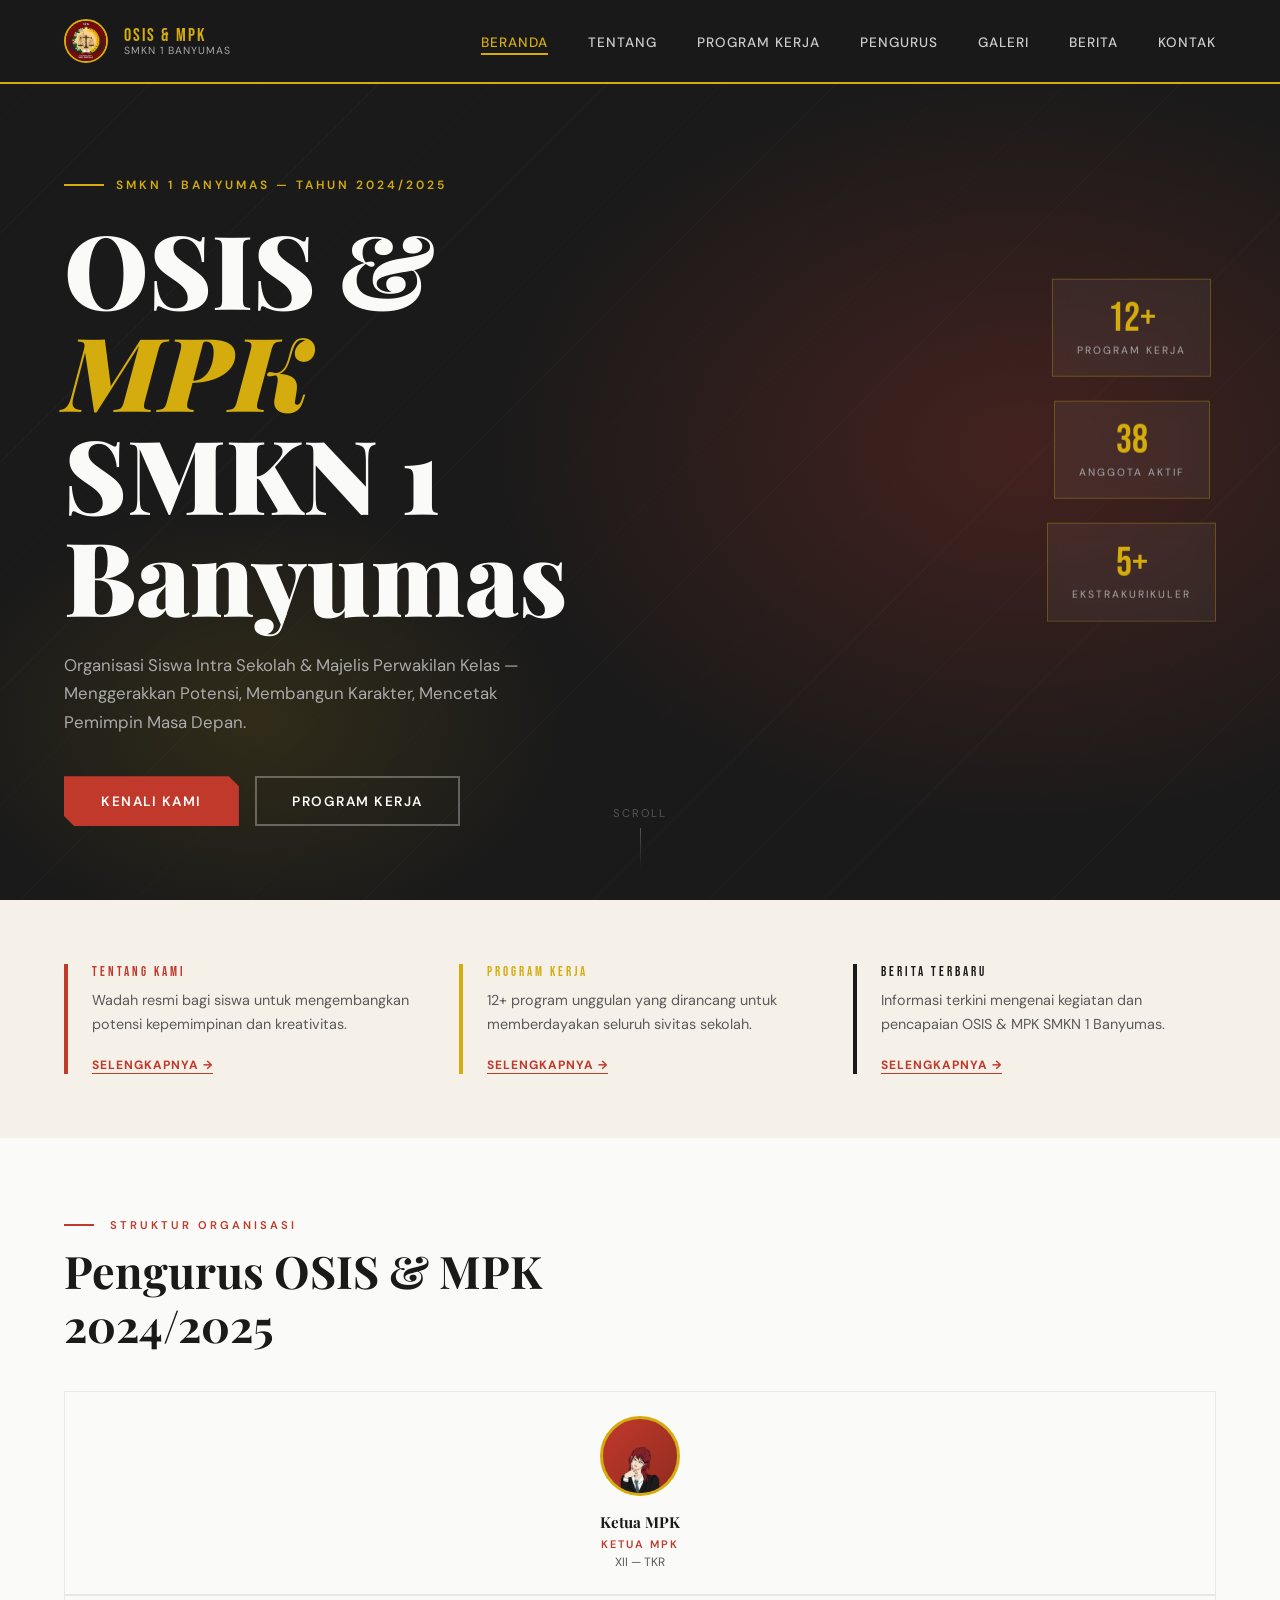
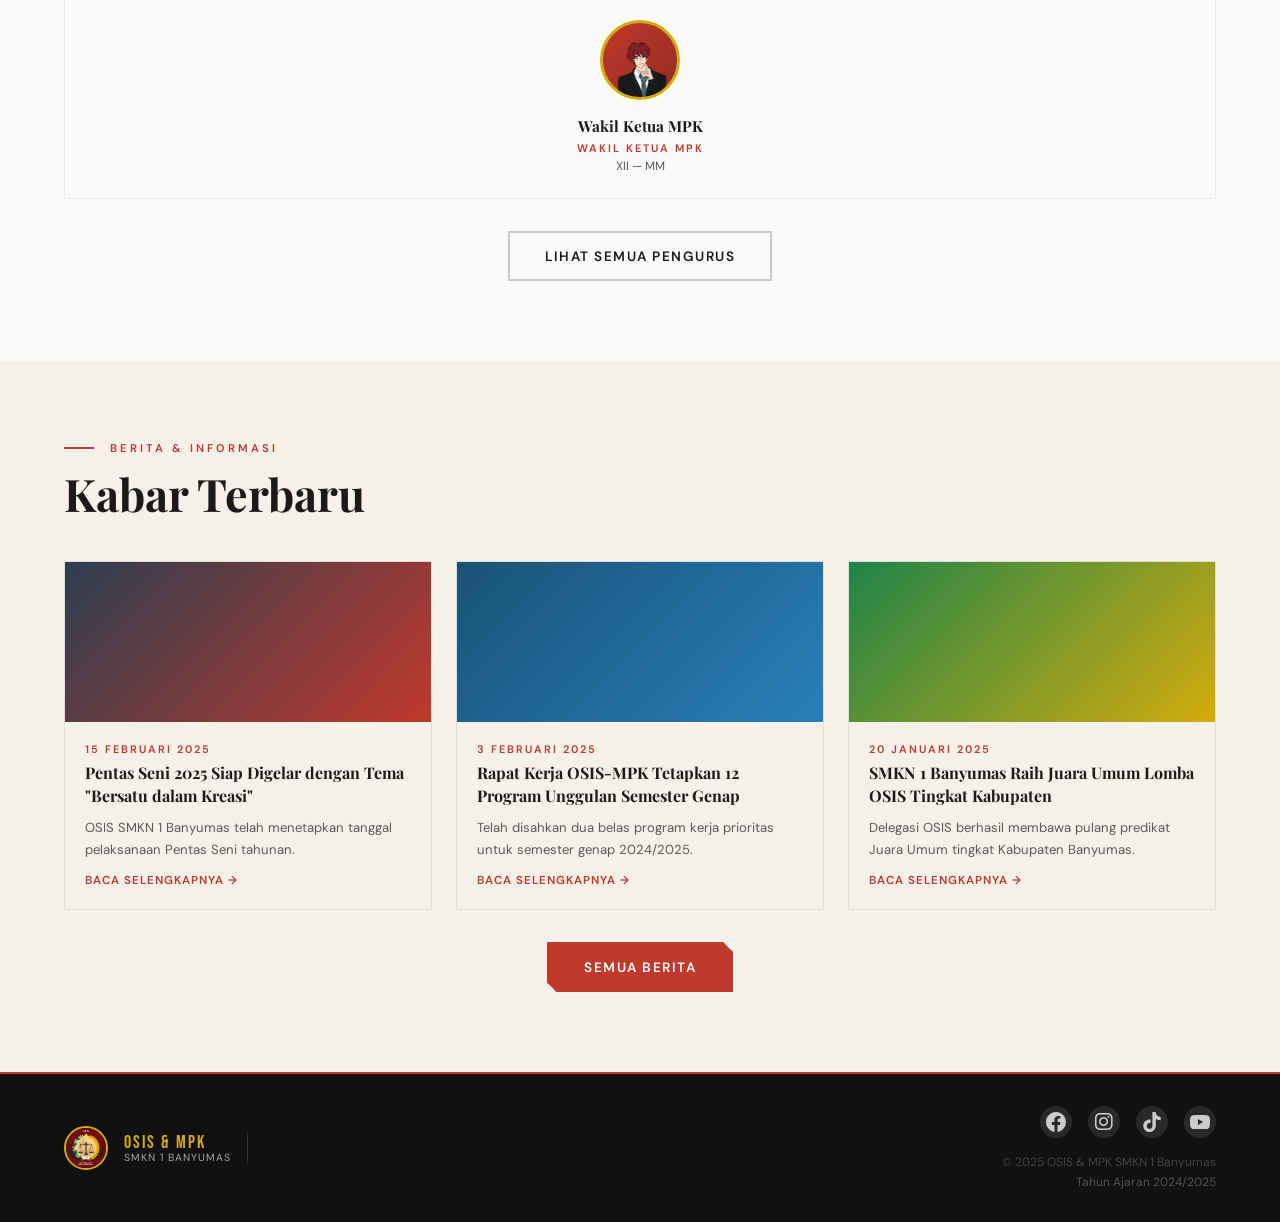
<file: index.html>
<!DOCTYPE html>
<html lang="id">
<head>
  <meta charset="UTF-8">
  <meta name="viewport" content="width=device-width, initial-scale=1.0">
  <title>OSIS & MPK SMKN 1 Banyumas - Organisasi Siswa Intra Sekolah Tahun 2024/2025 | Majukan Potensi, Bangun Karakter</title>
  
  <!-- SEO Meta Tags -->
  <meta name="description" content="Website resmi OSIS & MPK SMKN 1 Banyumas. Organisasi Siswa Intra Sekolah dan Majelis Perwakilan Kelas yang menggerakkan potensi siswa, membangun karakter kepemimpinan, dan mencetak pemimpin masa depan. Temukan program kerja, berita, dan kegiatan terbaru 2024/2025.">
  <meta name="keywords" content="OSIS SMKN 1 Banyumas, MPK SMKN 1 Banyumas, Organisasi Siswa, SMKN 1 Banyumas, OSIS MPK, Sekolah Menengah Kejuruan, Banyumas">
  <meta name="author" content="OSIS & MPK SMKN 1 Banyumas">
  <meta name="robots" content="index, follow">
  <link rel="canonical" href="https://mpk-smkn1-banyumas.vercel.app/">
  
  <!-- Open Graph Meta Tags -->
  <meta property="og:title" content="OSIS & MPK SMKN 1 Banyumas - Organisasi Siswa Intra Sekolah">
  <meta property="og:description" content="Website resmi OSIS & MPK SMKN 1 Banyumas. Organisasi siswa yang menggerakkan potensi, membangun karakter, dan mencetak pemimpin masa depan.">
  <meta property="og:image" content="https://mpk-smkn1-banyumas.vercel.app/foto/mpk_new_logo_smensa-removebg-preview.png">
  <meta property="og:url" content="https://mpk-smkn1-banyumas.vercel.app/">
  <meta property="og:type" content="website">
  <meta property="og:locale" content="id_ID">
  
  <!-- Twitter Card Meta Tags -->
  <meta name="twitter:card" content="summary_large_image">
  <meta name="twitter:title" content="OSIS & MPK SMKN 1 Banyumas">
  <meta name="twitter:description" content="Website resmi OSIS & MPK SMKN 1 Banyumas. Organisasi siswa yang menggerakkan potensi dan membangun karakter.">
  <meta name="twitter:image" content="https://mpk-smkn1-banyumas.vercel.app/foto/mpk_new_logo_smensa-removebg-preview.png">
  
  <!-- Fonts & Styles -->
  <link href="https://fonts.googleapis.com/css2?family=Playfair+Display:wght@700;900&family=DM+Sans:wght@300;400;500;600&family=Bebas+Neue&display=swap" rel="stylesheet">
  <link rel="stylesheet" href="https://cdnjs.cloudflare.com/ajax/libs/font-awesome/6.0.0/css/all.min.css">
  <link rel="stylesheet" href="style.css">
  <link rel="icon" type="image/png" href="foto/mpk_new_logo_smensa-removebg-preview.png">

  <!-- Structured Data (JSON-LD) -->
  <script type="application/ld+json">
  {
    "@context": "https://schema.org",
    "@type": "Organization",
    "name": "OSIS & MPK SMKN 1 Banyumas",
    "url": "https://mpk-smkn1-banyumas.vercel.app/",
    "logo": "https://mpk-smkn1-banyumas.vercel.app/foto/mpk_new_logo_smensa-removebg-preview.png",
    "description": "Organisasi Siswa Intra Sekolah & Majelis Perwakilan Kelas SMKN 1 Banyumas",
    "address": {
      "@type": "PostalAddress",
      "streetAddress": "Jl. Pramuka Banyumas - Purwokerto Road No.1",
      "addressLocality": "Banyumas",
      "addressRegion": "Jawa Tengah",
      "postalCode": "53192",
      "addressCountry": "ID"
    }
  }
  </script>

</head>


<body>

<nav>
  <a href="index.html" class="nav-logo">
    <img src="foto/mpk_new_logo_smensa-removebg-preview.png" alt="Logo OSIS & MPK" class="logo-badge">
    <div class="nav-text">
      <span>OSIS & MPK</span>
      <span>SMKN 1 Banyumas</span>
    </div>
  </a>
  <ul class="nav-links">

    <li><a href="index.html">Beranda</a></li>
    <li><a href="pages/tentang.html">Tentang</a></li>
    <li><a href="pages/program.html">Program Kerja</a></li>
    <li><a href="pages/pengurus.html">Pengurus</a></li>
    <li><a href="pages/galeri.html">Galeri</a></li>
    <li><a href="pages/berita.html">Berita</a></li>
    <li><a href="pages/kontak.html">Kontak</a></li>
  </ul>
  <button class="hamburger" aria-label="Toggle menu">
    <span></span>
    <span></span>
    <span></span>
  </button>
</nav>

<!-- HERO -->
<section class="hero" id="beranda">
  <div class="hero-bg"></div>
  <div class="hero-stripes"></div>
  <div class="hero-content">
    <div class="hero-eyebrow">
      <div class="eyebrow-line"></div>
      <span>SMKN 1 Banyumas — Tahun 2024/2025</span>
    </div>
    <h1>OSIS &<br><span class="accent">MPK</span><br>SMKN 1<br>Banyumas</h1>
    <p class="hero-sub">Organisasi Siswa Intra Sekolah & Majelis Perwakilan Kelas — Menggerakkan Potensi, Membangun Karakter, Mencetak Pemimpin Masa Depan.</p>
    <div class="hero-cta">
      <a href="pages/tentang.html" class="btn-primary">Kenali Kami</a>
      <a href="pages/program.html" class="btn-outline">Program Kerja</a>
    </div>
  </div>
  <div class="hero-side">
    <div class="stat-card">
      <div class="stat-number">12+</div>
      <div class="stat-label">Program Kerja</div>
    </div>
    <div class="stat-card">
      <div class="stat-number">38</div>
      <div class="stat-label">Anggota Aktif</div>
    </div>
    <div class="stat-card">
      <div class="stat-number">5+</div>
      <div class="stat-label">Ekstrakurikuler</div>
    </div>
  </div>
  <div class="scroll-hint">Scroll</div>
</section>

<!-- RINGKASAN CEPAT -->
<section style="background: var(--krem); padding: 4rem;">
  <div class="ringkasan-grid">
    <div class="reveal" style="border-left:4px solid var(--merah);padding-left:1.5rem;">
      <div style="font-family:'Bebas Neue',sans-serif;font-size:0.8rem;letter-spacing:3px;color:var(--merah);margin-bottom:0.5rem;">Tentang Kami</div>
      <p style="font-size:0.9rem;color:var(--abu);line-height:1.7;margin-bottom:1rem;">Wadah resmi bagi siswa untuk mengembangkan potensi kepemimpinan dan kreativitas.</p>
      <a href="pages/tentang.html" style="font-size:0.75rem;font-weight:700;color:var(--merah);text-decoration:none;letter-spacing:1px;text-transform:uppercase;border-bottom:1px solid var(--merah);">Selengkapnya &rarr;</a>
    </div>
    <div class="reveal" style="border-left:4px solid var(--emas);padding-left:1.5rem;">
      <div style="font-family:'Bebas Neue',sans-serif;font-size:0.8rem;letter-spacing:3px;color:var(--emas);margin-bottom:0.5rem;">Program Kerja</div>
      <p style="font-size:0.9rem;color:var(--abu);line-height:1.7;margin-bottom:1rem;">12+ program unggulan yang dirancang untuk memberdayakan seluruh sivitas sekolah.</p>
      <a href="pages/program.html" style="font-size:0.75rem;font-weight:700;color:var(--merah);text-decoration:none;letter-spacing:1px;text-transform:uppercase;border-bottom:1px solid var(--merah);">Selengkapnya &rarr;</a>
    </div>
    <div class="reveal" style="border-left:4px solid var(--gelap);padding-left:1.5rem;">
      <div style="font-family:'Bebas Neue',sans-serif;font-size:0.8rem;letter-spacing:3px;color:var(--gelap);margin-bottom:0.5rem;">Berita Terbaru</div>
      <p style="font-size:0.9rem;color:var(--abu);line-height:1.7;margin-bottom:1rem;">Informasi terkini mengenai kegiatan dan pencapaian OSIS & MPK SMKN 1 Banyumas.</p>
      <a href="pages/berita.html" style="font-size:0.75rem;font-weight:700;color:var(--merah);text-decoration:none;letter-spacing:1px;text-transform:uppercase;border-bottom:1px solid var(--merah);">Selengkapnya &rarr;</a>
    </div>
  </div>
</section>

<!-- PREVIEW PENGURUS -->
<section style="padding:5rem 4rem;background:var(--putih);">
  <div style="max-width:1200px;margin:0 auto;">
    <div class="reveal">
      <div class="section-label"><span>Struktur Organisasi</span></div>
      <h2 class="section-title">Pengurus OSIS & MPK<br>2024/2025</h2>
    </div>
      <div class="pengurus-card">
        <img src="foto/Marisa 1.2.png" alt="Ketua MPK" class="avatar" style="width:80px;height:80px;object-fit:cover;border-radius:50%;">
        <h4>Ketua MPK</h4>
        <div class="jabatan">Ketua MPK</div>
        <div class="kelas">XII — TKR</div>
      </div>

      <div class="pengurus-card">
        <img src="foto/Mark 1.3.png" alt="Wakil Ketua MPK" class="avatar" style="width:80px;height:80px;object-fit:cover;border-radius:50%;">
        <h4>Wakil Ketua MPK</h4>
        <div class="jabatan">Wakil Ketua MPK</div>
        <div class="kelas">XII — MM</div>
      </div>

    </div>
    <div style="text-align:center;margin-top:2rem;" class="reveal">
      <a href="pages/pengurus.html" class="btn-outline">Lihat Semua Pengurus</a>
    </div>
  </div>
</section>

<!-- PREVIEW BERITA -->
<section style="padding:5rem 4rem;background:var(--krem);">
  <div style="max-width:1200px;margin:0 auto;">
    <div class="reveal">
      <div class="section-label"><span>Berita & Informasi</span></div>
      <h2 class="section-title">Kabar Terbaru</h2>
    </div>
    <div class="berita-preview-grid">
      <div class="berita-card reveal">
        <div class="berita-thumb bt1"></div>
        <div class="berita-body">
          <div class="berita-tanggal">15 Februari 2025</div>
          <h3>Pentas Seni 2025 Siap Digelar dengan Tema "Bersatu dalam Kreasi"</h3>
          <p>OSIS SMKN 1 Banyumas telah menetapkan tanggal pelaksanaan Pentas Seni tahunan.</p>
          <a href="pages/berita.html" class="baca-selengkapnya">Baca Selengkapnya &rarr;</a>
        </div>
      </div>
      <div class="berita-card reveal">
        <div class="berita-thumb bt2"></div>
        <div class="berita-body">
          <div class="berita-tanggal">3 Februari 2025</div>
          <h3>Rapat Kerja OSIS-MPK Tetapkan 12 Program Unggulan Semester Genap</h3>
          <p>Telah disahkan dua belas program kerja prioritas untuk semester genap 2024/2025.</p>
          <a href="pages/berita.html" class="baca-selengkapnya">Baca Selengkapnya &rarr;</a>
        </div>
      </div>
      <div class="berita-card reveal">
        <div class="berita-thumb bt3"></div>
        <div class="berita-body">
          <div class="berita-tanggal">20 Januari 2025</div>
          <h3>SMKN 1 Banyumas Raih Juara Umum Lomba OSIS Tingkat Kabupaten</h3>
          <p>Delegasi OSIS berhasil membawa pulang predikat Juara Umum tingkat Kabupaten Banyumas.</p>
          <a href="pages/berita.html" class="baca-selengkapnya">Baca Selengkapnya &rarr;</a>
        </div>
      </div>
    </div>
    <div style="text-align:center;margin-top:2rem;" class="reveal">
      <a href="pages/berita.html" class="btn-primary">Semua Berita</a>
    </div>
  </div>
</section>

<footer>
  <div class="footer-left">
    <a href="index.html" class="nav-logo">
      <img src="foto/mpk_new_logo_smensa-removebg-preview.png" alt="Logo OSIS & MPK" class="logo-badge">
      <div class="nav-text">

        <span>OSIS & MPK</span>
        <span>SMKN 1 Banyumas</span>
      </div>
    </a>
    <div class="footer-divider"></div>

  </div>
  <div class="footer-right">
    <div class="footer-social">
      <a href="#" title="Facebook" class="social-link">
        <svg width="20" height="20" viewBox="0 0 24 24" fill="currentColor">
          <path d="M24 12.073c0-6.627-5.373-12-12-12s-12 5.373-12 12c0 5.99 4.388 10.954 10.125 11.854v-8.385H7.078v-3.47h3.047V9.43c0-3.007 1.792-4.669 4.533-4.669 1.312 0 2.686.235 2.686.235v2.953H15.83c-1.491 0-1.956.925-1.956 1.874v2.25h3.328l-.532 3.47h-2.796v8.385C19.612 23.027 24 18.062 24 12.073z"/>
        </svg>
      </a>
      <a href="https://www.instagram.com/mpksmensa/" title="Instagram" class="social-link">
        <i class="fab fa-instagram" style="font-size:20px;"></i>
      </a>
      <a href="#" title="TikTok" class="social-link">
        <svg width="20" height="20" viewBox="0 0 24 24" fill="currentColor">
          <path d="M12.525.02c1.31-.02 2.61-.01 3.91-.02.08 1.53.63 3.09 1.75 4.17 1.12 1.11 2.7 1.62 4.24 1.79v4.03c-1.44-.05-2.89-.35-4.2-.97-.57-.26-1.1-.59-1.62-.93-.01 2.92.01 5.84-.02 8.75-.08 1.4-.54 2.79-1.35 3.94-1.31 1.92-3.58 3.17-5.91 3.21-1.43.08-2.86-.31-4.08-1.03-2.02-1.19-3.44-3.37-3.65-5.71-.02-.5-.03-1-.01-1.49.18-1.9 1.12-3.72 2.58-4.96 1.66-1.44 3.98-2.13 6.15-1.72.02 1.48-.04 2.96-.04 4.44-.99-.32-2.15-.23-3.02.37-.63.41-1.11 1.04-1.36 1.75-.21.51-.15 1.07-.14 1.61.24 1.64 1.82 3.02 3.5 2.87 1.12-.01 2.19-.66 2.77-1.61.19-.33.4-.67.41-1.06.1-1.79.06-3.57.07-5.36.01-4.03-.01-8.05.02-12.07z"/>
        </svg>
      </a>
      <a href="https://www.youtube.com" title="YouTube" class="social-link">
        <svg width="20" height="20" viewBox="0 0 24 24" fill="currentColor">
          <path d="M23.498 6.186a3.016 3.016 0 0 0-2.122-2.136C19.505 3.545 12 3.545 12 3.545s-7.505 0-9.377.505A3.017 3.017 0 0 0 .502 6.186C0 8.07 0 12 0 12s0 3.93.502 5.814a3.016 3.016 0 0 0 2.122 2.136c1.871.505 9.376.505 9.376.505s7.505 0 9.377-.505a3.015 3.015 0 0 0 2.122-2.136C24 15.93 24 12 24 12s0-3.93-.502-5.814zM9.545 15.568V8.432L15.818 12l-6.273 3.568z"/>
        </svg>
      </a>
    </div>
    <p style="color:#444;">&copy; 2025 OSIS & MPK SMKN 1 Banyumas</p>
    <p style="margin-top:0.25rem;">Tahun Ajaran 2024/2025</p>
  </div>
</footer>
<script src="script.js"></script>
</body>
</html>
</file>
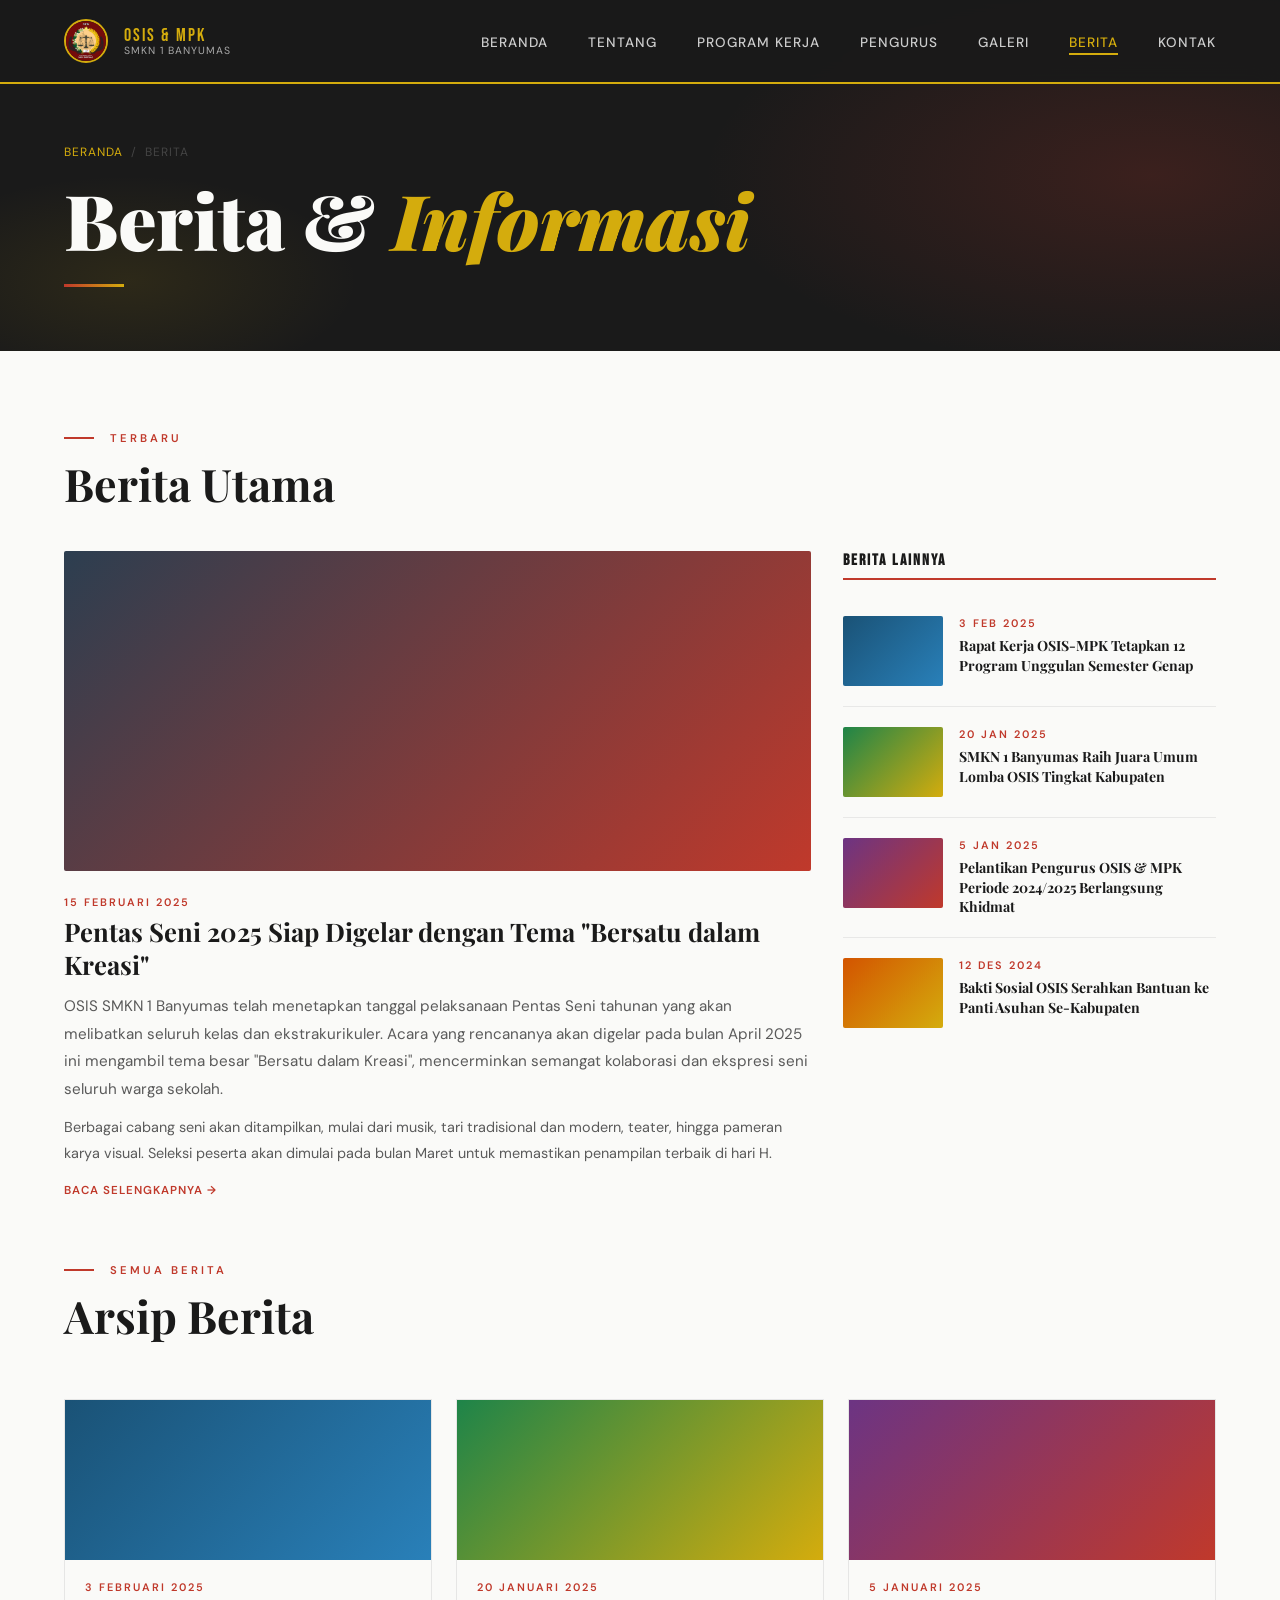
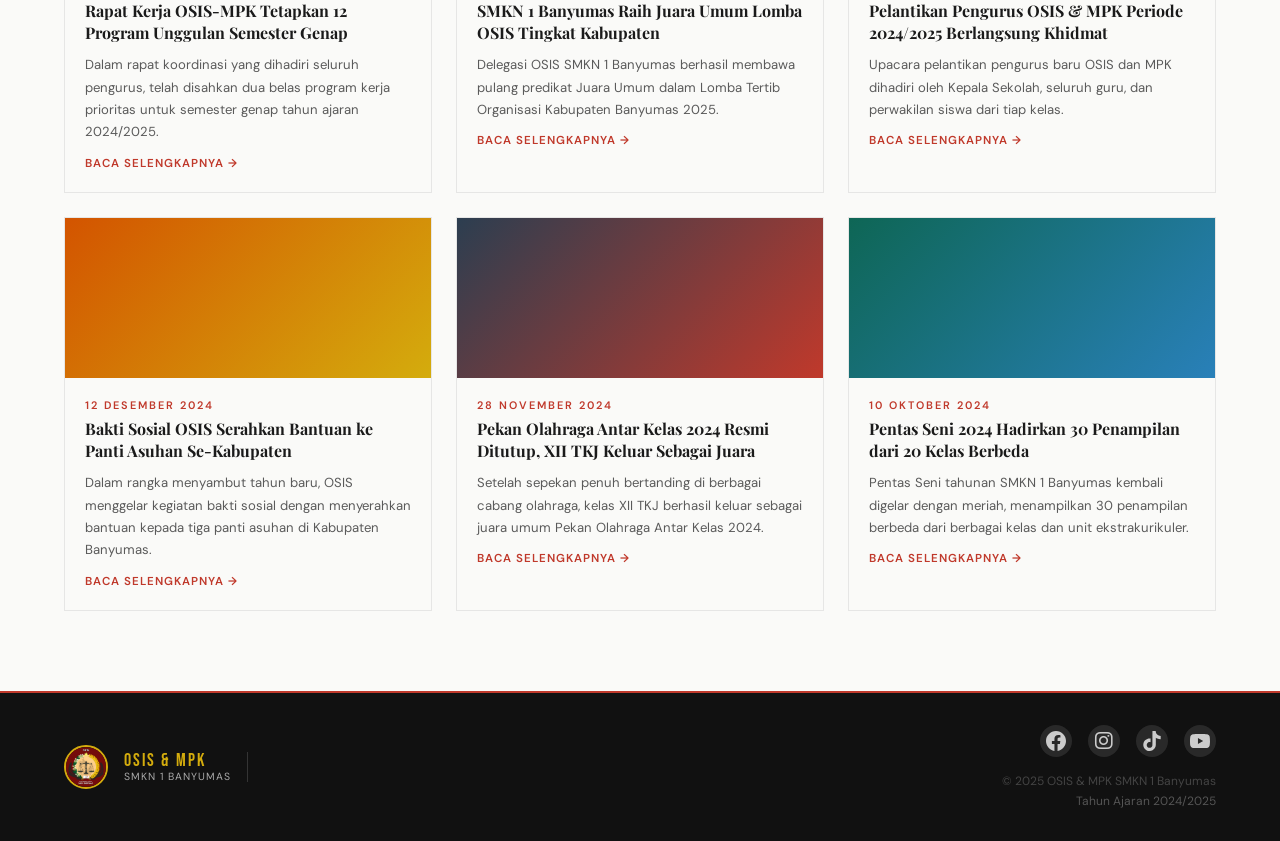
<file: pages/berita.html>
<!DOCTYPE html>
<html lang="id">
<head>
  <meta charset="UTF-8">
  <meta name="viewport" content="width=device-width, initial-scale=1.0">
  <title>Berita OSIS & MPK SMKN 1 Banyumas | Kabar Terbaru Kegiatan, Prestasi & Program Kerja 2024/2025</title>
  
  <!-- SEO Meta Tags -->
  <meta name="description" content="Dapatkan informasi terbaru tentang kegiatan, prestasi, dan program kerja OSIS & MPK SMKN 1 Banyumas. Berita terkini Pentas Seni, Bakti Sosial, Rapat Kerja, dan berbagai pencapaian organisasi siswa tahun 2024/2025.">
  <meta name="keywords" content="Berita OSIS SMKN 1 Banyumas, Kabar MPK SMKN 1 Banyumas, Pentas Seni, Prestasi OSIS, Kegiatan SMKN 1 Banyumas">
  <meta name="author" content="OSIS & MPK SMKN 1 Banyumas">
  <meta name="robots" content="index, follow">
  <link rel="canonical" href="https://mpk-smkn1-banyumas.vercel.app/pages/berita.html">
  
  <!-- Open Graph Meta Tags -->
  <meta property="og:title" content="Berita OSIS & MPK SMKN 1 Banyumas | Kabar Terbaru">
  <meta property="og:description" content="Berita terbaru OSIS & MPK SMKN 1 Banyumas. Informasi kegiatan, prestasi, Pentas Seni, dan program kerja organisasi siswa.">
  <meta property="og:image" content="https://mpk-smkn1-banyumas.vercel.app/foto/mpk_new_logo_smensa-removebg-preview.png">
  <meta property="og:url" content="https://mpk-smkn1-banyumas.vercel.app/pages/berita.html">
  <meta property="og:type" content="website">
  <meta property="og:locale" content="id_ID">
  
  <!-- Twitter Card Meta Tags -->
  <meta name="twitter:card" content="summary_large_image">
  <meta name="twitter:title" content="Berita OSIS & MPK SMKN 1 Banyumas">
  <meta name="twitter:description" content="Berita terbaru OSIS & MPK SMKN 1 Banyumas. Informasi kegiatan, prestasi, dan program kerja.">
  <meta name="twitter:image" content="https://mpk-smkn1-banyumas.vercel.app/foto/mpk_new_logo_smensa-removebg-preview.png">
  
  <!-- Fonts & Styles -->
  <link href="https://fonts.googleapis.com/css2?family=Playfair+Display:wght@700;900&family=DM+Sans:wght@300;400;500;600&family=Bebas+Neue&display=swap" rel="stylesheet">
  <link rel="stylesheet" href="https://cdnjs.cloudflare.com/ajax/libs/font-awesome/6.0.0/css/all.min.css">
  <link rel="stylesheet" href="../style.css">
  <link rel="icon" type="image/png" href="../foto/mpk_new_logo_smensa-removebg-preview.png">

</head>


<body>

<nav>
  <a href="../index.html" class="nav-logo">
    <img src="../foto/mpk_new_logo_smensa-removebg-preview.png" alt="Logo OSIS & MPK" class="logo-badge">
    <div class="nav-text">
      <span>OSIS & MPK</span>
      <span>SMKN 1 Banyumas</span>
    </div>
  </a>
  <ul class="nav-links">

    <li><a href="../index.html">Beranda</a></li>
    <li><a href="tentang.html">Tentang</a></li>
    <li><a href="program.html">Program Kerja</a></li>
    <li><a href="pengurus.html">Pengurus</a></li>
    <li><a href="galeri.html">Galeri</a></li>
    <li><a href="berita.html">Berita</a></li>
    <li><a href="kontak.html">Kontak</a></li>
  </ul>
  <button class="hamburger" aria-label="Toggle menu">
    <span></span>
    <span></span>
    <span></span>
  </button>
</nav>

<div class="page-header">
  <div class="page-header-inner">
    <div class="breadcrumb">
      <a href="../index.html">Beranda</a>
      <span>/</span>
      <span>Berita</span>
    </div>
    <h1>Berita & <span class="accent">Informasi</span></h1>
    <div class="page-header-line"></div>
  </div>
</div>

<div class="page-content">
  <div class="inner">

    <div class="reveal">
      <div class="section-label"><span>Terbaru</span></div>
      <h2 class="section-title">Berita Utama</h2>
    </div>

    <!-- BERITA UTAMA + SIDEBAR -->
    <div class="berita-grid reveal">
      <div class="berita-utama">
        <div class="berita-thumb bt1" style="border-radius:2px;"></div>
        <div class="berita-tanggal" style="margin-top:1.2rem;">15 Februari 2025</div>
        <h2>Pentas Seni 2025 Siap Digelar dengan Tema "Bersatu dalam Kreasi"</h2>
        <p style="margin-top:0.75rem;">OSIS SMKN 1 Banyumas telah menetapkan tanggal pelaksanaan Pentas Seni tahunan yang akan melibatkan seluruh kelas dan ekstrakurikuler. Acara yang rencananya akan digelar pada bulan April 2025 ini mengambil tema besar "Bersatu dalam Kreasi", mencerminkan semangat kolaborasi dan ekspresi seni seluruh warga sekolah.</p>
        <p style="margin-top:0.75rem;font-size:0.9rem;color:var(--abu);line-height:1.8;">Berbagai cabang seni akan ditampilkan, mulai dari musik, tari tradisional dan modern, teater, hingga pameran karya visual. Seleksi peserta akan dimulai pada bulan Maret untuk memastikan penampilan terbaik di hari H.</p>
        <a href="#" class="baca-selengkapnya" style="margin-top:1rem;">Baca Selengkapnya &rarr;</a>
      </div>

      <div class="berita-sidebar">
        <h4 style="font-family:'Bebas Neue',sans-serif;font-size:1rem;letter-spacing:2px;color:var(--gelap);margin-bottom:1rem;padding-bottom:0.5rem;border-bottom:2px solid var(--merah);">BERITA LAINNYA</h4>
        <div class="berita-kecil">
          <div class="thumb-kecil bt2"></div>
          <div>
            <div class="berita-tanggal">3 Feb 2025</div>
            <h4>Rapat Kerja OSIS-MPK Tetapkan 12 Program Unggulan Semester Genap</h4>
          </div>
        </div>
        <div class="berita-kecil">
          <div class="thumb-kecil bt3"></div>
          <div>
            <div class="berita-tanggal">20 Jan 2025</div>
            <h4>SMKN 1 Banyumas Raih Juara Umum Lomba OSIS Tingkat Kabupaten</h4>
          </div>
        </div>
        <div class="berita-kecil">
          <div class="thumb-kecil bt4"></div>
          <div>
            <div class="berita-tanggal">5 Jan 2025</div>
            <h4>Pelantikan Pengurus OSIS & MPK Periode 2024/2025 Berlangsung Khidmat</h4>
          </div>
        </div>
        <div class="berita-kecil">
          <div class="thumb-kecil bt5"></div>
          <div>
            <div class="berita-tanggal">12 Des 2024</div>
            <h4>Bakti Sosial OSIS Serahkan Bantuan ke Panti Asuhan Se-Kabupaten</h4>
          </div>
        </div>
      </div>
    </div>

    <!-- SEMUA BERITA -->
    <div style="margin-top:4rem;" class="reveal">
      <div class="section-label"><span>Semua Berita</span></div>
      <h2 class="section-title">Arsip Berita</h2>
    </div>
    <div class="berita-list reveal">
      <div class="berita-card">
        <div class="berita-thumb bt2"></div>
        <div class="berita-body">
          <div class="berita-tanggal">3 Februari 2025</div>
          <h3>Rapat Kerja OSIS-MPK Tetapkan 12 Program Unggulan Semester Genap</h3>
          <p>Dalam rapat koordinasi yang dihadiri seluruh pengurus, telah disahkan dua belas program kerja prioritas untuk semester genap tahun ajaran 2024/2025.</p>
          <a href="#" class="baca-selengkapnya">Baca Selengkapnya &rarr;</a>
        </div>
      </div>
      <div class="berita-card">
        <div class="berita-thumb bt3"></div>
        <div class="berita-body">
          <div class="berita-tanggal">20 Januari 2025</div>
          <h3>SMKN 1 Banyumas Raih Juara Umum Lomba OSIS Tingkat Kabupaten</h3>
          <p>Delegasi OSIS SMKN 1 Banyumas berhasil membawa pulang predikat Juara Umum dalam Lomba Tertib Organisasi Kabupaten Banyumas 2025.</p>
          <a href="#" class="baca-selengkapnya">Baca Selengkapnya &rarr;</a>
        </div>
      </div>
      <div class="berita-card">
        <div class="berita-thumb bt4"></div>
        <div class="berita-body">
          <div class="berita-tanggal">5 Januari 2025</div>
          <h3>Pelantikan Pengurus OSIS & MPK Periode 2024/2025 Berlangsung Khidmat</h3>
          <p>Upacara pelantikan pengurus baru OSIS dan MPK dihadiri oleh Kepala Sekolah, seluruh guru, dan perwakilan siswa dari tiap kelas.</p>
          <a href="#" class="baca-selengkapnya">Baca Selengkapnya &rarr;</a>
        </div>
      </div>
      <div class="berita-card">
        <div class="berita-thumb bt5"></div>
        <div class="berita-body">
          <div class="berita-tanggal">12 Desember 2024</div>
          <h3>Bakti Sosial OSIS Serahkan Bantuan ke Panti Asuhan Se-Kabupaten</h3>
          <p>Dalam rangka menyambut tahun baru, OSIS menggelar kegiatan bakti sosial dengan menyerahkan bantuan kepada tiga panti asuhan di Kabupaten Banyumas.</p>
          <a href="#" class="baca-selengkapnya">Baca Selengkapnya &rarr;</a>
        </div>
      </div>
      <div class="berita-card">
        <div class="berita-thumb bt1"></div>
        <div class="berita-body">
          <div class="berita-tanggal">28 November 2024</div>
          <h3>Pekan Olahraga Antar Kelas 2024 Resmi Ditutup, XII TKJ Keluar Sebagai Juara</h3>
          <p>Setelah sepekan penuh bertanding di berbagai cabang olahraga, kelas XII TKJ berhasil keluar sebagai juara umum Pekan Olahraga Antar Kelas 2024.</p>
          <a href="#" class="baca-selengkapnya">Baca Selengkapnya &rarr;</a>
        </div>
      </div>
      <div class="berita-card">
        <div class="berita-thumb bt6"></div>
        <div class="berita-body">
          <div class="berita-tanggal">10 Oktober 2024</div>
          <h3>Pentas Seni 2024 Hadirkan 30 Penampilan dari 20 Kelas Berbeda</h3>
          <p>Pentas Seni tahunan SMKN 1 Banyumas kembali digelar dengan meriah, menampilkan 30 penampilan berbeda dari berbagai kelas dan unit ekstrakurikuler.</p>
          <a href="#" class="baca-selengkapnya">Baca Selengkapnya &rarr;</a>
        </div>
      </div>
    </div>

  </div>
</div>

<footer>
  <div class="footer-left">
    <a href="../index.html" class="nav-logo">
      <img src="../foto/mpk_new_logo_smensa-removebg-preview.png" alt="Logo OSIS & MPK" class="logo-badge">
      <div class="nav-text">
        <span>OSIS & MPK</span>
        <span>SMKN 1 Banyumas</span>
      </div>
    </a>
    <div class="footer-divider"></div>

  </div>
  <div class="footer-right">
    <div class="footer-social">
      <a href="#" title="Facebook" class="social-link">
        <svg width="20" height="20" viewBox="0 0 24 24" fill="currentColor">
          <path d="M24 12.073c0-6.627-5.373-12-12-12s-12 5.373-12 12c0 5.99 4.388 10.954 10.125 11.854v-8.385H7.078v-3.47h3.047V9.43c0-3.007 1.792-4.669 4.533-4.669 1.312 0 2.686.235 2.686.235v2.953H15.83c-1.491 0-1.956.925-1.956 1.874v2.25h3.328l-.532 3.47h-2.796v8.385C19.612 23.027 24 18.062 24 12.073z"/>
        </svg>
      </a>
      <a href="https://www.instagram.com/mpksmensa/" title="Instagram" class="social-link">
        <i class="fab fa-instagram" style="font-size:20px;"></i>
      </a>
      <a href="#" title="TikTok" class="social-link">
        <svg width="20" height="20" viewBox="0 0 24 24" fill="currentColor">
          <path d="M12.525.02c1.31-.02 2.61-.01 3.91-.02.08 1.53.63 3.09 1.75 4.17 1.12 1.11 2.7 1.62 4.24 1.79v4.03c-1.44-.05-2.89-.35-4.2-.97-.57-.26-1.1-.59-1.62-.93-.01 2.92.01 5.84-.02 8.75-.08 1.4-.54 2.79-1.35 3.94-1.31 1.92-3.58 3.17-5.91 3.21-1.43.08-2.86-.31-4.08-1.03-2.02-1.19-3.44-3.37-3.65-5.71-.02-.5-.03-1-.01-1.49.18-1.9 1.12-3.72 2.58-4.96 1.66-1.44 3.98-2.13 6.15-1.72.02 1.48-.04 2.96-.04 4.44-.99-.32-2.15-.23-3.02.37-.63.41-1.11 1.04-1.36 1.75-.21.51-.15 1.07-.14 1.61.24 1.64 1.82 3.02 3.5 2.87 1.12-.01 2.19-.66 2.77-1.61.19-.33.4-.67.41-1.06.1-1.79.06-3.57.07-5.36.01-4.03-.01-8.05.02-12.07z"/>
        </svg>
      </a>
      <a href="#" title="YouTube" class="social-link">
        <svg width="20" height="20" viewBox="0 0 24 24" fill="currentColor">
          <path d="M23.498 6.186a3.016 3.016 0 0 0-2.122-2.136C19.505 3.545 12 3.545 12 3.545s-7.505 0-9.377.505A3.017 3.017 0 0 0 .502 6.186C0 8.07 0 12 0 12s0 3.93.502 5.814a3.016 3.016 0 0 0 2.122 2.136c1.871.505 9.376.505 9.376.505s7.505 0 9.377-.505a3.015 3.015 0 0 0 2.122-2.136C24 15.93 24 12 24 12s0-3.93-.502-5.814zM9.545 15.568V8.432L15.818 12l-6.273 3.568z"/>
        </svg>
      </a>
    </div>
    <p style="color:#444;">&copy; 2025 OSIS & MPK SMKN 1 Banyumas</p>
    <p style="margin-top:0.25rem;">Tahun Ajaran 2024/2025</p>
  </div>
</footer>

<script src="../script.js"></script>
</body>
</html>
</file>
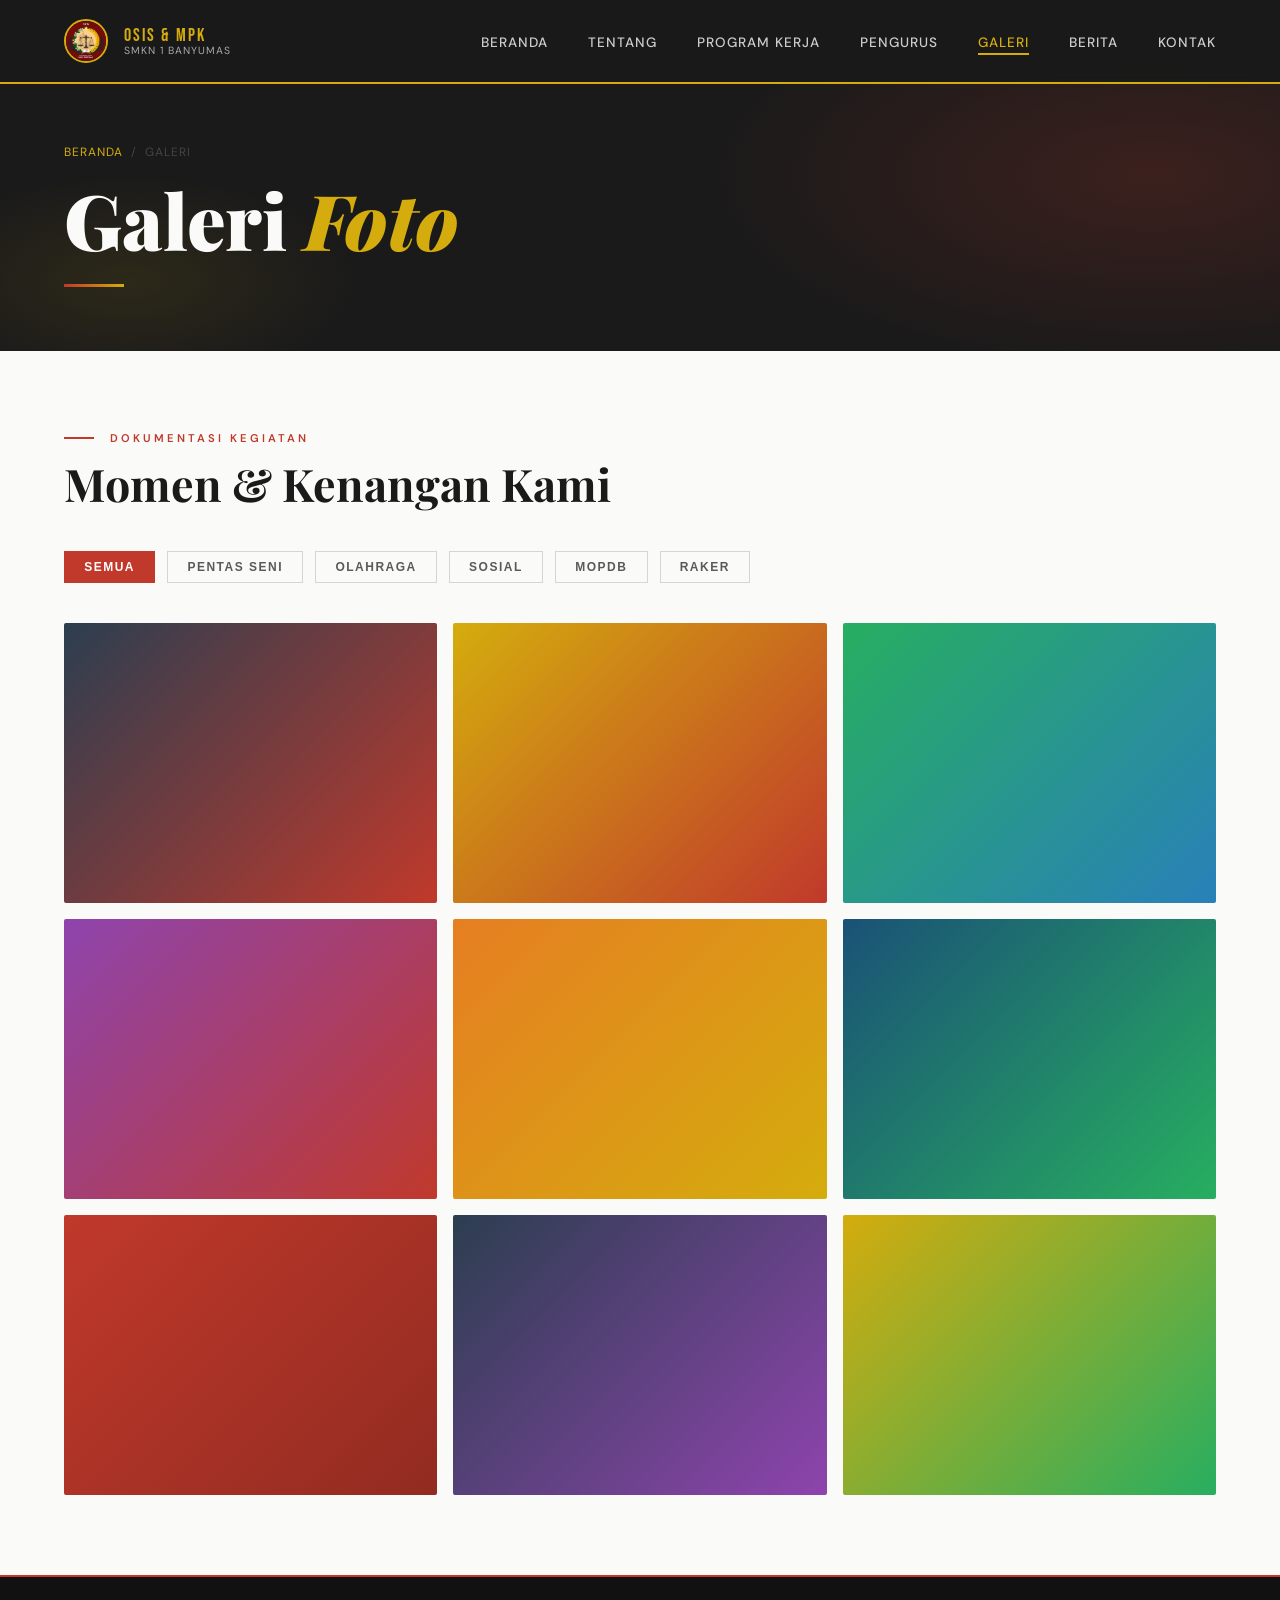
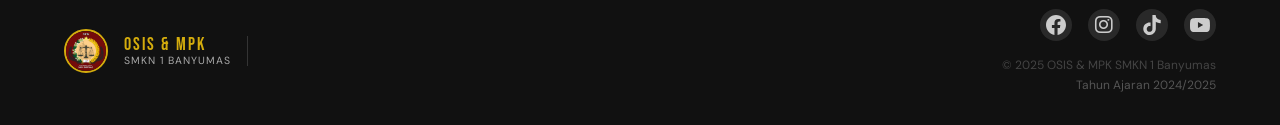
<file: pages/galeri.html>
<!DOCTYPE html>
<html lang="id">
<head>
  <meta charset="UTF-8">
  <meta name="viewport" content="width=device-width, initial-scale=1.0">
  <title>Galeri Foto OSIS & MPK SMKN 1 Banyumas | Dokumentasi Kegiatan Pentas Seni, Olahraga & Bakti Sosial</title>
  
  <!-- SEO Meta Tags -->
  <meta name="description" content="Jelajahi galeri foto kegiatan OSIS & MPK SMKN 1 Banyumas. Dokumentasi lengkap Pentas Seni, Olahraga, Bakti Sosial, MOPDB, dan momen-momen berharga organisasi siswa tahun 2024/2025.">
  <meta name="keywords" content="Galeri OSIS SMKN 1 Banyumas, Foto MPK SMKN 1 Banyumas, Dokumentasi Kegiatan, Pentas Seni, Bakti Sosial, MOPDB">
  <meta name="author" content="OSIS & MPK SMKN 1 Banyumas">
  <meta name="robots" content="index, follow">
  <link rel="canonical" href="https://mpk-smkn1-banyumas.vercel.app/pages/galeri.html">
  
  <!-- Open Graph Meta Tags -->
  <meta property="og:title" content="Galeri OSIS & MPK SMKN 1 Banyumas | Dokumentasi Kegiatan">
  <meta property="og:description" content="Galeri foto OSIS & MPK SMKN 1 Banyumas. Dokumentasi kegiatan Pentas Seni, Olahraga, Bakti Sosial, dan berbagai momen berharga.">
  <meta property="og:image" content="https://mpk-smkn1-banyumas.vercel.app/foto/mpk_new_logo_smensa-removebg-preview.png">
  <meta property="og:url" content="https://mpk-smkn1-banyumas.vercel.app/pages/galeri.html">
  <meta property="og:type" content="website">
  <meta property="og:locale" content="id_ID">
  
  <!-- Twitter Card Meta Tags -->
  <meta name="twitter:card" content="summary_large_image">
  <meta name="twitter:title" content="Galeri OSIS & MPK SMKN 1 Banyumas">
  <meta name="twitter:description" content="Galeri foto OSIS & MPK SMKN 1 Banyumas. Dokumentasi kegiatan Pentas Seni, Olahraga, Bakti Sosial, dan berbagai momen berharga.">
  <meta name="twitter:image" content="https://mpk-smkn1-banyumas.vercel.app/foto/mpk_new_logo_smensa-removebg-preview.png">
  
  <!-- Fonts & Styles -->
  <link href="https://fonts.googleapis.com/css2?family=Playfair+Display:wght@700;900&family=DM+Sans:wght@300;400;500;600&family=Bebas+Neue&display=swap" rel="stylesheet">
  <link rel="stylesheet" href="https://cdnjs.cloudflare.com/ajax/libs/font-awesome/6.0.0/css/all.min.css">
  <link rel="stylesheet" href="../style.css">
  <link rel="icon" type="image/png" href="../foto/mpk_new_logo_smensa-removebg-preview.png">

  <!-- CSS untuk modal popup galeri -->

  <style>
    .modal {
      display: none;
      position: fixed;
      z-index: 1000;
      left: 0;
      top: 0;
      width: 100%;
      height: 100%;
      background-color: rgba(0, 0, 0, 0.9);
      justify-content: center;
      align-items: center;
      padding: 20px;
    }

    .modal-content {
      position: relative;
      max-width: 90%;
      max-height: 90%;
      display: flex;
      flex-direction: column;
      align-items: center;
    }

    .close-modal {
      position: absolute;
      top: -40px;
      right: 0;
      color: #fff;
      font-size: 35px;
      font-weight: bold;
      cursor: pointer;
      z-index: 1001;
    }

    .close-modal:hover {
      color: var(--emas);
    }

    .modal-img-container {
      width: 100%;
      max-width: 800px;
      height: 60vh;
      display: flex;
      justify-content: center;
      align-items: center;
    }

    .modal-img {
      width: 100%;
      height: 100%;
      background-size: contain;
      background-repeat: no-repeat;
      background-position: center;
      border-radius: 4px;
    }

    .modal-caption {
      text-align: center;
      color: #fff;
      margin-top: 20px;
    }

    .modal-caption h3 {
      font-family: 'Playfair Display', serif;
      font-size: 1.5rem;
      margin-bottom: 0.5rem;
    }

    .modal-caption p {
      color: #ccc;
      font-size: 0.9rem;
    }

    /* Cursor pointer untuk item galeri */
    .galeri-item {
      cursor: pointer;
    }

    .galeri-item:hover .galeri-img {
      transform: scale(1.05);
      transition: transform 0.3s ease;
    }
  </style>

</head>


<body>

<nav>
  <a href="../index.html" class="nav-logo">
    <img src="../foto/mpk_new_logo_smensa-removebg-preview.png" alt="Logo OSIS & MPK" class="logo-badge">
    <div class="nav-text">
      <span>OSIS & MPK</span>
      <span>SMKN 1 Banyumas</span>
    </div>
  </a>
  <ul class="nav-links">

    <li><a href="../index.html">Beranda</a></li>
    <li><a href="tentang.html">Tentang</a></li>
    <li><a href="program.html">Program Kerja</a></li>
    <li><a href="pengurus.html">Pengurus</a></li>
    <li><a href="galeri.html">Galeri</a></li>
    <li><a href="berita.html">Berita</a></li>
    <li><a href="kontak.html">Kontak</a></li>
  </ul>
  <button class="hamburger" aria-label="Toggle menu">
    <span></span>
    <span></span>
    <span></span>
  </button>
</nav>

<div class="page-header">
  <div class="page-header-inner">
    <div class="breadcrumb">
      <a href="../index.html">Beranda</a>
      <span>/</span>
      <span>Galeri</span>
    </div>
    <h1>Galeri <span class="accent">Foto</span></h1>
    <div class="page-header-line"></div>
  </div>
</div>

<div class="page-content">
  <div class="inner">

    <div class="reveal">
      <div class="section-label"><span>Dokumentasi Kegiatan</span></div>
      <h2 class="section-title">Momen & Kenangan Kami</h2>
    </div>

    <!-- FILTER -->
    <div class="galeri-filter reveal">
      <button class="filter-btn active" data-filter="semua">Semua</button>
      <button class="filter-btn" data-filter="pentas-seni">Pentas Seni</button>
      <button class="filter-btn" data-filter="olahraga">Olahraga</button>
      <button class="filter-btn" data-filter="sosial">Sosial</button>
      <button class="filter-btn" data-filter="mopdb">MOPDB</button>
      <button class="filter-btn" data-filter="raker">Raker</button>
    </div>

    <!-- GRID GALERI -->
    <div class="galeri-grid reveal">
      <div class="galeri-item" data-kategori="pentas-seni">
        <div class="galeri-img g1"></div>
        <div class="galeri-caption">
          <h4>Pentas Seni Tahunan 2024</h4>
          <span>Oktober 2024</span>
        </div>
      </div>
      <div class="galeri-item" data-kategori="olahraga">
        <div class="galeri-img g2"></div>
        <div class="galeri-caption">
          <h4>Pekan Olahraga Antar Kelas</h4>
          <span>November 2024</span>
        </div>
      </div>
      <div class="galeri-item" data-kategori="sosial">
        <div class="galeri-img g3"></div>
        <div class="galeri-caption">
          <h4>Gerakan Sekolah Hijau</h4>
          <span>September 2024</span>
        </div>
      </div>
      <div class="galeri-item" data-kategori="sosial">
        <div class="galeri-img g4"></div>
        <div class="galeri-caption">
          <h4>Bakti Sosial Bersama Masyarakat</h4>
          <span>Desember 2024</span>
        </div>
      </div>
      <div class="galeri-item" data-kategori="mopdb">
        <div class="galeri-img g5"></div>
        <div class="galeri-caption">
          <h4>MOPDB Tahun Ajaran Baru</h4>
          <span>Juli 2024</span>
        </div>
      </div>
      <div class="galeri-item" data-kategori="raker">
        <div class="galeri-img g6"></div>
        <div class="galeri-caption">
          <h4>Rapat Kerja OSIS & MPK</h4>
          <span>Agustus 2024</span>
        </div>
      </div>
      <div class="galeri-item" data-kategori="pentas-seni">
        <div class="galeri-img g7"></div>
        <div class="galeri-caption">
          <h4>Gladi Bersih Pentas Seni</h4>
          <span>Oktober 2024</span>
        </div>
      </div>
      <div class="galeri-item" data-kategori="olahraga">
        <div class="galeri-img g8"></div>
        <div class="galeri-caption">
          <h4>Final Futsal Antar Kelas</h4>
          <span>November 2024</span>
        </div>
      </div>
      <div class="galeri-item" data-kategori="raker">
        <div class="galeri-img g9"></div>
        <div class="galeri-caption">
          <h4>Pelantikan Pengurus OSIS-MPK</h4>
          <span>Agustus 2024</span>
        </div>
      </div>
    </div>

    <!-- MODAL POPUP -->
    <div id="galeri-modal" class="modal">
      <div class="modal-content">
        <span class="close-modal">&times;</span>
        <div class="modal-img-container">
          <div class="modal-img" id="modal-image"></div>
        </div>
        <div class="modal-caption">
          <h3 id="modal-title"></h3>
          <p id="modal-date"></p>
        </div>
      </div>
    </div>

  </div>
</div>

<footer>
  <div class="footer-left">
    <a href="../index.html" class="nav-logo">
      <img src="../foto/mpk_new_logo_smensa-removebg-preview.png" alt="Logo OSIS & MPK" class="logo-badge">
      <div class="nav-text">
        <span>OSIS & MPK</span>
        <span>SMKN 1 Banyumas</span>
      </div>
    </a>
    <div class="footer-divider"></div>

  </div>
  <div class="footer-right">
    <div class="footer-social">
      <a href="#" title="Facebook" class="social-link">
        <svg width="20" height="20" viewBox="0 0 24 24" fill="currentColor">
          <path d="M24 12.073c0-6.627-5.373-12-12-12s-12 5.373-12 12c0 5.99 4.388 10.954 10.125 11.854v-8.385H7.078v-3.47h3.047V9.43c0-3.007 1.792-4.669 4.533-4.669 1.312 0 2.686.235 2.686.235v2.953H15.83c-1.491 0-1.956.925-1.956 1.874v2.25h3.328l-.532 3.47h-2.796v8.385C19.612 23.027 24 18.062 24 12.073z"/>
        </svg>
      </a>
      <a href="https://www.instagram.com/mpksmensa/" title="Instagram" class="social-link">
        <i class="fab fa-instagram" style="font-size:20px;"></i>
      </a>
      <a href="#" title="TikTok" class="social-link">
        <svg width="20" height="20" viewBox="0 0 24 24" fill="currentColor">
          <path d="M12.525.02c1.31-.02 2.61-.01 3.91-.02.08 1.53.63 3.09 1.75 4.17 1.12 1.11 2.7 1.62 4.24 1.79v4.03c-1.44-.05-2.89-.35-4.2-.97-.57-.26-1.1-.59-1.62-.93-.01 2.92.01 5.84-.02 8.75-.08 1.4-.54 2.79-1.35 3.94-1.31 1.92-3.58 3.17-5.91 3.21-1.43.08-2.86-.31-4.08-1.03-2.02-1.19-3.44-3.37-3.65-5.71-.02-.5-.03-1-.01-1.49.18-1.9 1.12-3.72 2.58-4.96 1.66-1.44 3.98-2.13 6.15-1.72.02 1.48-.04 2.96-.04 4.44-.99-.32-2.15-.23-3.02.37-.63.41-1.11 1.04-1.36 1.75-.21.51-.15 1.07-.14 1.61.24 1.64 1.82 3.02 3.5 2.87 1.12-.01 2.19-.66 2.77-1.61.19-.33.4-.67.41-1.06.1-1.79.06-3.57.07-5.36.01-4.03-.01-8.05.02-12.07z"/>
        </svg>
      </a>
      <a href="#" title="YouTube" class="social-link">
        <svg width="20" height="20" viewBox="0 0 24 24" fill="currentColor">
          <path d="M23.498 6.186a3.016 3.016 0 0 0-2.122-2.136C19.505 3.545 12 3.545 12 3.545s-7.505 0-9.377.505A3.017 3.017 0 0 0 .502 6.186C0 8.07 0 12 0 12s0 3.93.502 5.814a3.016 3.016 0 0 0 2.122 2.136c1.871.505 9.376.505 9.376.505s7.505 0 9.377-.505a3.015 3.015 0 0 0 2.122-2.136C24 15.93 24 12 24 12s0-3.93-.502-5.814zM9.545 15.568V8.432L15.818 12l-6.273 3.568z"/>
        </svg>
      </a>
    </div>
    <p style="color:#444;">&copy; 2025 OSIS & MPK SMKN 1 Banyumas</p>
    <p style="margin-top:0.25rem;">Tahun Ajaran 2024/2025</p>
  </div>
</footer>

<script src="../script.js"></script>

<!-- Script untuk popup galeri -->
<script>
document.addEventListener('DOMContentLoaded', function() {
  const modal = document.getElementById('galeri-modal');
  const modalImg = document.getElementById('modal-image');
  const modalTitle = document.getElementById('modal-title');
  const modalDate = document.getElementById('modal-date');
  const closeModal = document.querySelector('.close-modal');
  const galeriItems = document.querySelectorAll('.galeri-item');

  // Buka modal saat gambar diklik
  galeriItems.forEach(function(item) {
    item.addEventListener('click', function() {
      const img = this.querySelector('.galeri-img');
      const caption = this.querySelector('.galeri-caption h4');
      const date = this.querySelector('.galeri-caption span');
      
      // Dapatkan background image dari div
      const style = window.getComputedStyle(img);
      const bgImage = style.backgroundImage;
      
      // Set konten modal
      modalImg.style.backgroundImage = bgImage;
      modalTitle.textContent = caption ? caption.textContent : '';
      modalDate.textContent = date ? date.textContent : '';
      
      // Tampilkan modal
      modal.style.display = 'flex';
      document.body.style.overflow = 'hidden';
    });
  });

  // Tutup modal saat tombol X diklik
  closeModal.addEventListener('click', function() {
    modal.style.display = 'none';
    document.body.style.overflow = 'auto';
  });

  // Tutup modal saat klik di luar gambar
  modal.addEventListener('click', function(e) {
    if (e.target === modal) {
      modal.style.display = 'none';
      document.body.style.overflow = 'auto';
    }
  });

  // Tutup modal dengan tombol ESC
  document.addEventListener('keydown', function(e) {
    if (e.key === 'Escape' && modal.style.display === 'flex') {
      modal.style.display = 'none';
      document.body.style.overflow = 'auto';
    }
  });
});
</script>
</body>
</html>
</file>
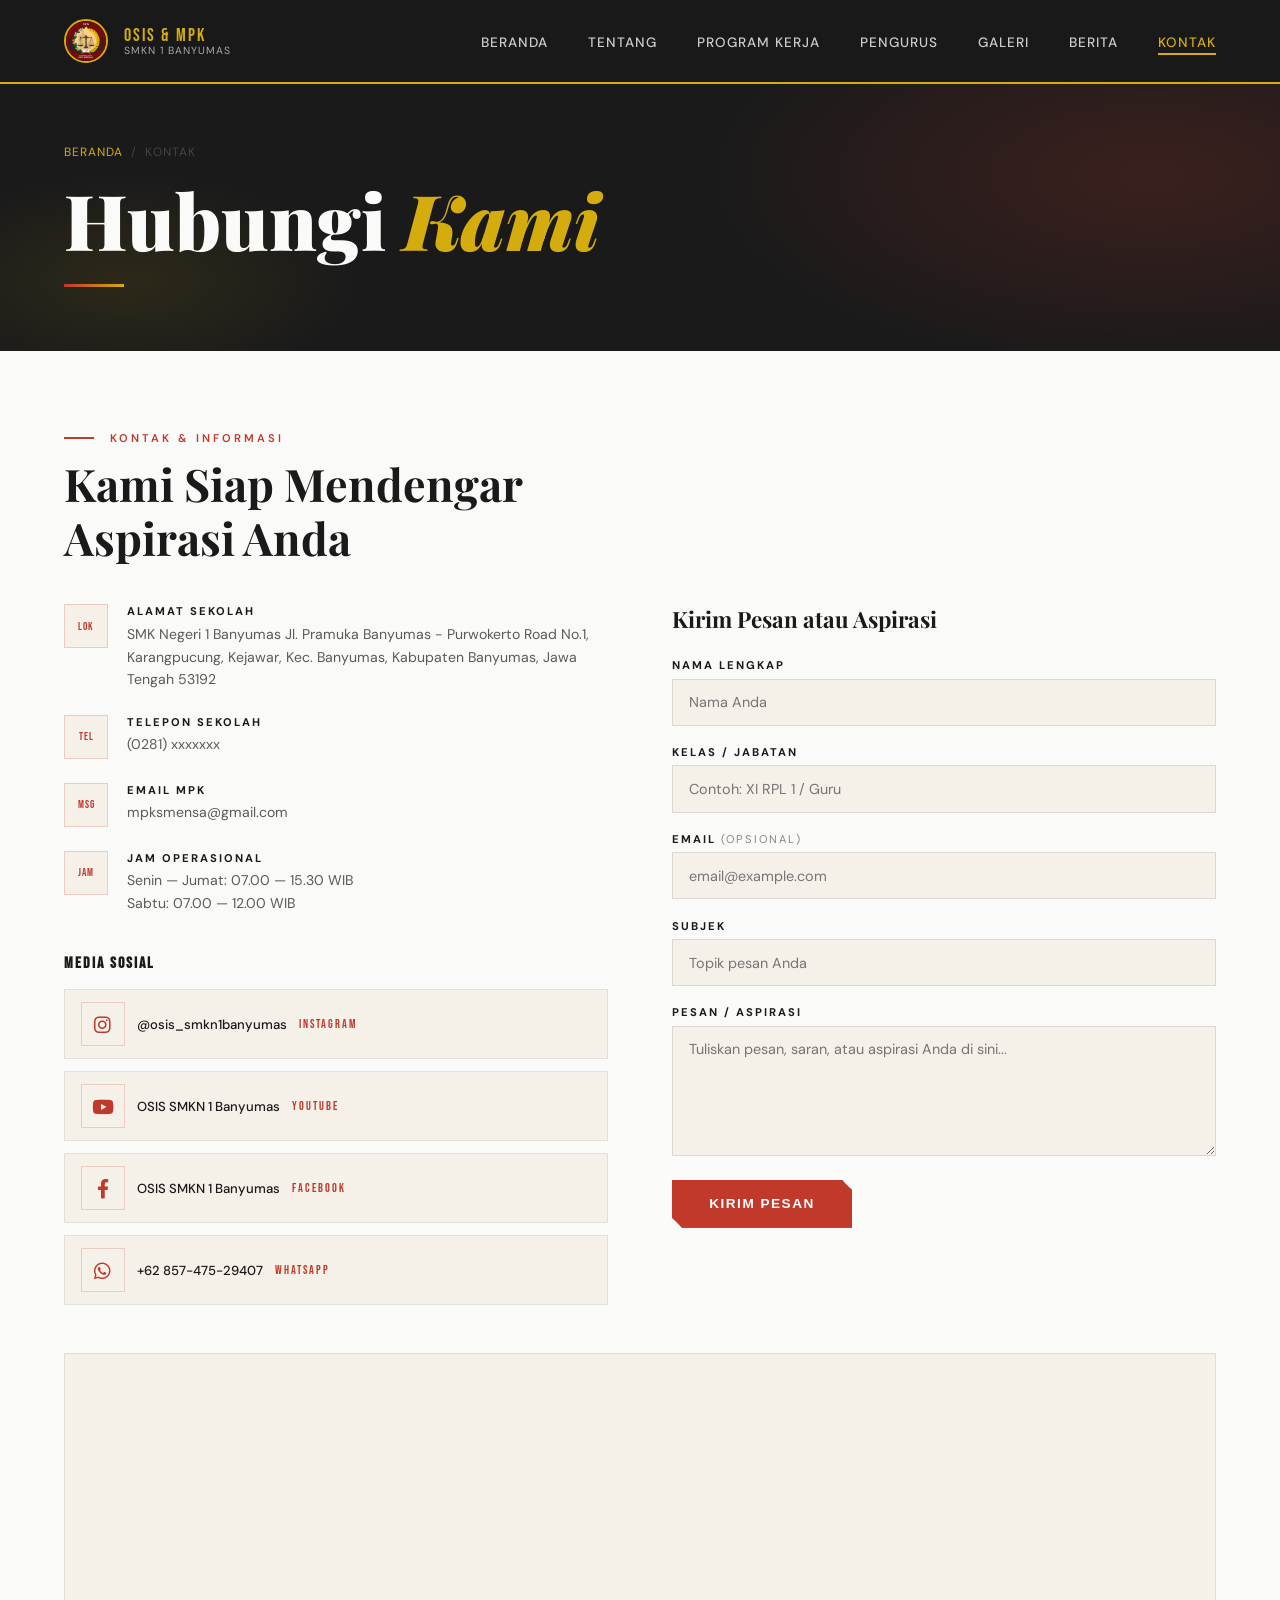
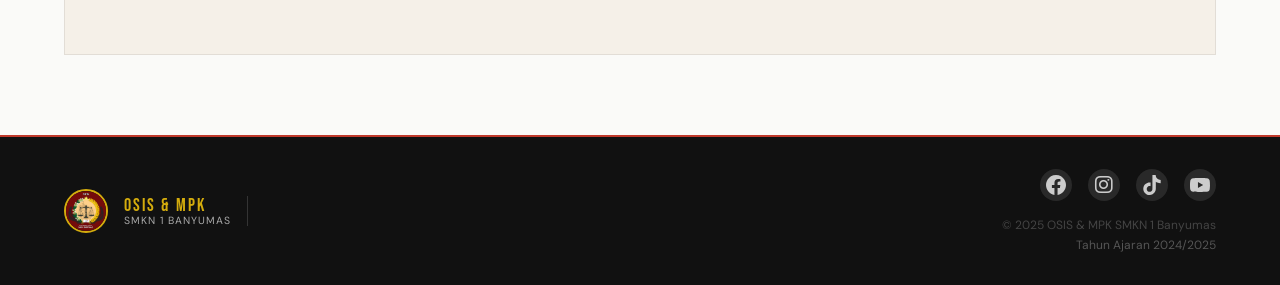
<file: pages/kontak.html>
<!DOCTYPE html>
<html lang="id">
<head>
  <meta charset="UTF-8">
  <meta name="viewport" content="width=device-width, initial-scale=1.0">
  <title>Kontak OSIS & MPK SMKN 1 Banyumas | Hubungi Kami untuk Aspirasi & Informasi</title>
  
  <!-- SEO Meta Tags -->
  <meta name="description" content="Hubungi OSIS & MPK SMKN 1 Banyumas untuk pertanyaan, aspirasi, atau informasi. Temukan alamat sekolah, nomor telepon, email, dan media sosial kami. Kirim pesan melalui formulir kontak.">
  <meta name="keywords" content="Kontak OSIS SMKN 1 Banyumas, Alamat MPK SMKN 1 Banyumas, email mpk, Telepon SMKN 1 Banyumas, Media Sosial OSIS">
  <meta name="author" content="OSIS & MPK SMKN 1 Banyumas">
  <meta name="robots" content="index, follow">
  <link rel="canonical" href="https://mpk-smkn1-banyumas.vercel.app/pages/kontak.html">
  
  <!-- Open Graph Meta Tags -->
  <meta property="og:title" content="Kontak OSIS & MPK SMKN 1 Banyumas | Hubungi Kami">
  <meta property="og:description" content="Hubungi OSIS & MPK SMKN 1 Banyumas. Alamat, telepon, email, dan media sosial. Kirim pesan atau aspirasi Anda.">
  <meta property="og:image" content="https://mpk-smkn1-banyumas.vercel.app/foto/mpk_new_logo_smensa-removebg-preview.png">
  <meta property="og:url" content="https://mpk-smkn1-banyumas.vercel.app/pages/kontak.html">
  <meta property="og:type" content="website">
  <meta property="og:locale" content="id_ID">
  
  <!-- Twitter Card Meta Tags -->
  <meta name="twitter:card" content="summary_large_image">
  <meta name="twitter:title" content="Kontak OSIS & MPK SMKN 1 Banyumas">
  <meta name="twitter:description" content="Hubungi OSIS & MPK SMKN 1 Banyumas. Alamat, telepon, email, dan media sosial.">
  <meta name="twitter:image" content="https://mpk-smkn1-banyumas.vercel.app/foto/mpk_new_logo_smensa-removebg-preview.png">
  
  <!-- Fonts & Styles -->
  <link href="https://fonts.googleapis.com/css2?family=Playfair+Display:wght@700;900&family=DM+Sans:wght@300;400;500;600&family=Bebas+Neue&display=swap" rel="stylesheet">
  <link rel="stylesheet" href="https://cdnjs.cloudflare.com/ajax/libs/font-awesome/6.0.0/css/all.min.css">
  <link rel="stylesheet" href="../style.css">
  <link rel="icon" type="image/png" href="../foto/mpk_new_logo_smensa-removebg-preview.png">

</head>


<body>

<nav>
  <a href="../index.html" class="nav-logo">
    <img src="../foto/mpk_new_logo_smensa-removebg-preview.png" alt="Logo OSIS & MPK" class="logo-badge">
    <div class="nav-text">

      <span>OSIS & MPK</span>
      <span>SMKN 1 Banyumas</span>
    </div>
  </a>
  <ul class="nav-links">
    <li><a href="../index.html">Beranda</a></li>

    <li><a href="tentang.html">Tentang</a></li>
    <li><a href="program.html">Program Kerja</a></li>
    <li><a href="pengurus.html">Pengurus</a></li>
    <li><a href="galeri.html">Galeri</a></li>
    <li><a href="berita.html">Berita</a></li>
    <li><a href="kontak.html">Kontak</a></li>
  </ul>
  <button class="hamburger" aria-label="Toggle menu">
    <span></span>
    <span></span>
    <span></span>
  </button>
</nav>

<div class="page-header">
  <div class="page-header-inner">
    <div class="breadcrumb">
      <a href="../index.html">Beranda</a>

      <span>/</span>
      <span>Kontak</span>
    </div>
    <h1>Hubungi <span class="accent">Kami</span></h1>
    <div class="page-header-line"></div>
  </div>
</div>

<div class="page-content">
  <div class="inner">

    <div class="reveal">
      <div class="section-label"><span>Kontak & Informasi</span></div>
      <h2 class="section-title">Kami Siap Mendengar<br>Aspirasi Anda</h2>
    </div>

    <div class="kontak-grid reveal">

      <!-- INFO KONTAK -->
      <div>
        <div class="kontak-info-list">
          <div class="kontak-item">
            <div class="kontak-icon-box">LOK</div>
            <div class="kontak-item-text">
              <h4>Alamat Sekolah</h4>
              <p>SMK Negeri 1 Banyumas
Jl. Pramuka Banyumas - Purwokerto Road No.1, Karangpucung, Kejawar, Kec. Banyumas, Kabupaten Banyumas, Jawa Tengah 53192</p>
            </div>
          </div>
          <div class="kontak-item">
            <div class="kontak-icon-box">TEL</div>
            <div class="kontak-item-text">
              <h4>Telepon Sekolah</h4>
              <p>(0281) xxxxxxx</p>
            </div>
          </div>
          <div class="kontak-item">
            <div class="kontak-icon-box">MSG</div>
            <div class="kontak-item-text">
              <h4>email mpk</h4>
              <p>mpksmensa@gmail.com</p>
            </div>
          </div>
          <div class="kontak-item">
            <div class="kontak-icon-box">JAM</div>
            <div class="kontak-item-text">
              <h4>Jam Operasional</h4>
              <p>Senin — Jumat: 07.00 — 15.30 WIB<br>Sabtu: 07.00 — 12.00 WIB</p>
            </div>
          </div>
        </div>

        <div class="kontak-sosmed">
          <h4>Media Sosial</h4>
          <div class="sosmed-list">
            <a href="#" class="sosmed-link">
              <div class="kontak-icon-box"><i class="fab fa-instagram"></i></div>
              <span>@osis_smkn1banyumas</span>
              <span class="sosmed-label">Instagram</span>
            </a>
            <a href="#" class="sosmed-link">
              <div class="kontak-icon-box"><i class="fab fa-youtube"></i></div>
              <span>OSIS SMKN 1 Banyumas</span>
              <span class="sosmed-label">YouTube</span>
            </a>
            <a href="#" class="sosmed-link">
              <div class="kontak-icon-box"><i class="fab fa-facebook-f"></i></div>
              <span>OSIS SMKN 1 Banyumas</span>
              <span class="sosmed-label">Facebook</span>
            </a>
            <a href="https://wa.me/6285747529407" class="sosmed-link">
              <div class="kontak-icon-box"><i class="fab fa-whatsapp"></i></div>
              <span>+62 857-475-29407</span>
              <span class="sosmed-label">WhatsApp</span>
            </a>
          </div>
        </div>
      </div>

      <!-- FORM KONTAK -->
      <div>
        <h3 style="font-family:'Playfair Display',serif;font-size:1.4rem;font-weight:700;margin-bottom:1.5rem;">Kirim Pesan atau Aspirasi</h3>
        <form class="form-kontak">
          <div>
            <label for="nama">Nama Lengkap</label>
            <input type="text" id="nama" name="nama" placeholder="Nama Anda" required>
          </div>
          <div>
            <label for="kelas">Kelas / Jabatan</label>
            <input type="text" id="kelas" name="kelas" placeholder="Contoh: XI RPL 1 / Guru">
          </div>
          <div>
            <label for="email">Email <span style="color:#888;font-weight:400;">(OPSIONAL)</span></label>
            <input type="email" id="email" name="email" placeholder="email@example.com">
          </div>
          <div>
            <label for="subjek">Subjek</label>
            <input type="text" id="subjek" name="subjek" placeholder="Topik pesan Anda" required>
          </div>
          <div>
            <label for="pesan">Pesan / Aspirasi</label>
            <textarea id="pesan" name="pesan" placeholder="Tuliskan pesan, saran, atau aspirasi Anda di sini..." required></textarea>
          </div>
          <button type="submit" class="btn-primary">Kirim Pesan</button>
        </form>
      </div>

    </div>

    <!-- MAP EMBED -->
    <div class="map-placeholder reveal">
      <iframe src="https://maps.google.com/maps?q=Jl.+Pramuka+Banyumas+-+Purwokerto+Road+No.1,+Karangpucung,+Kejawar,+Kec.+Banyumas,+Kabupaten+Banyumas,+Jawa+Tengah+53192&output=embed" width="100%" height="300" style="border:0;" allowfullscreen="" loading="lazy" referrerpolicy="no-referrer-when-downgrade"></iframe>

    </div>

  </div>
</div>

<!-- Footer -->
<footer>
  <div class="footer-left">
    <a href="../index.html" class="nav-logo">
      <img src="../foto/mpk_new_logo_smensa-removebg-preview.png" alt="Logo OSIS & MPK" class="logo-badge">
      <div class="nav-text">

        <span>OSIS & MPK</span>
        <span>SMKN 1 Banyumas</span>
      </div>
    </a>
    <div class="footer-divider"></div>
  </div>
  <div class="footer-right">
    <div class="footer-social">
      <a href="#" title="Facebook" class="social-link">
        <svg width="20" height="20" viewBox="0 0 24 24" fill="currentColor">
          <path d="M24 12.073c0-6.627-5.373-12-12-12s-12 5.373-12 12c0 5.99 4.388 10.954 10.125 11.854v-8.385H7.078v-3.47h3.047V9.43c0-3.007 1.792-4.669 4.533-4.669 1.312 0 2.686.235 2.686.235v2.953H15.83c-1.491 0-1.956.925-1.956 1.874v2.25h3.328l-.532 3.47h-2.796v8.385C19.612 23.027 24 18.062 24 12.073z"/>
        </svg>
      </a>
      <a href="https://www.instagram.com/mpksmensa/" title="Instagram" class="social-link">
        <i class="fab fa-instagram" style="font-size:20px;"></i>
      </a>
      <a href="#" title="TikTok" class="social-link">
        <svg width="20" height="20" viewBox="0 0 24 24" fill="currentColor">
          <path d="M12.525.02c1.31-.02 2.61-.01 3.91-.02.08 1.53.63 3.09 1.75 4.17 1.12 1.11 2.7 1.62 4.24 1.79v4.03c-1.44-.05-2.89-.35-4.2-.97-.57-.26-1.1-.59-1.62-.93-.01 2.92.01 5.84-.02 8.75-.08 1.4-.54 2.79-1.35 3.94-1.31 1.92-3.58 3.17-5.91 3.21-1.43.08-2.86-.31-4.08-1.03-2.02-1.19-3.44-3.37-3.65-5.71-.02-.5-.03-1-.01-1.49.18-1.9 1.12-3.72 2.58-4.96 1.66-1.44 3.98-2.13 6.15-1.72.02 1.48-.04 2.96-.04 4.44-.99-.32-2.15-.23-3.02.37-.63.41-1.11 1.04-1.36 1.75-.21.51-.15 1.07-.14 1.61.24 1.64 1.82 3.02 3.5 2.87 1.12-.01 2.19-.66 2.77-1.61.19-.33.4-.67.41-1.06.1-1.79.06-3.57.07-5.36.01-4.03-.01-8.05.02-12.07z"/>
        </svg>
      </a>
      <a href="#" title="YouTube" class="social-link">
        <svg width="20" height="20" viewBox="0 0 24 24" fill="currentColor">
          <path d="M23.498 6.186a3.016 3.016 0 0 0-2.122-2.136C19.505 3.545 12 3.545 12 3.545s-7.505 0-9.377.505A3.017 3.017 0 0 0 .502 6.186C0 8.07 0 12 0 12s0 3.93.502 5.814a3.016 3.016 0 0 0 2.122 2.136c1.871.505 9.376.505 9.376.505s7.505 0 9.377-.505a3.015 3.015 0 0 0 2.122-2.136C24 15.93 24 12 24 12s0-3.93-.502-5.814zM9.545 15.568V8.432L15.818 12l-6.273 3.568z"/>
        </svg>
      </a>
    </div>
    <p style="color:#444;">&copy; 2025 OSIS & MPK SMKN 1 Banyumas</p>
    <p style="margin-top:0.25rem;">Tahun Ajaran 2024/2025</p>
  </div>
</footer>

<script src="../script.js"></script>
</body>
</html>
</file>
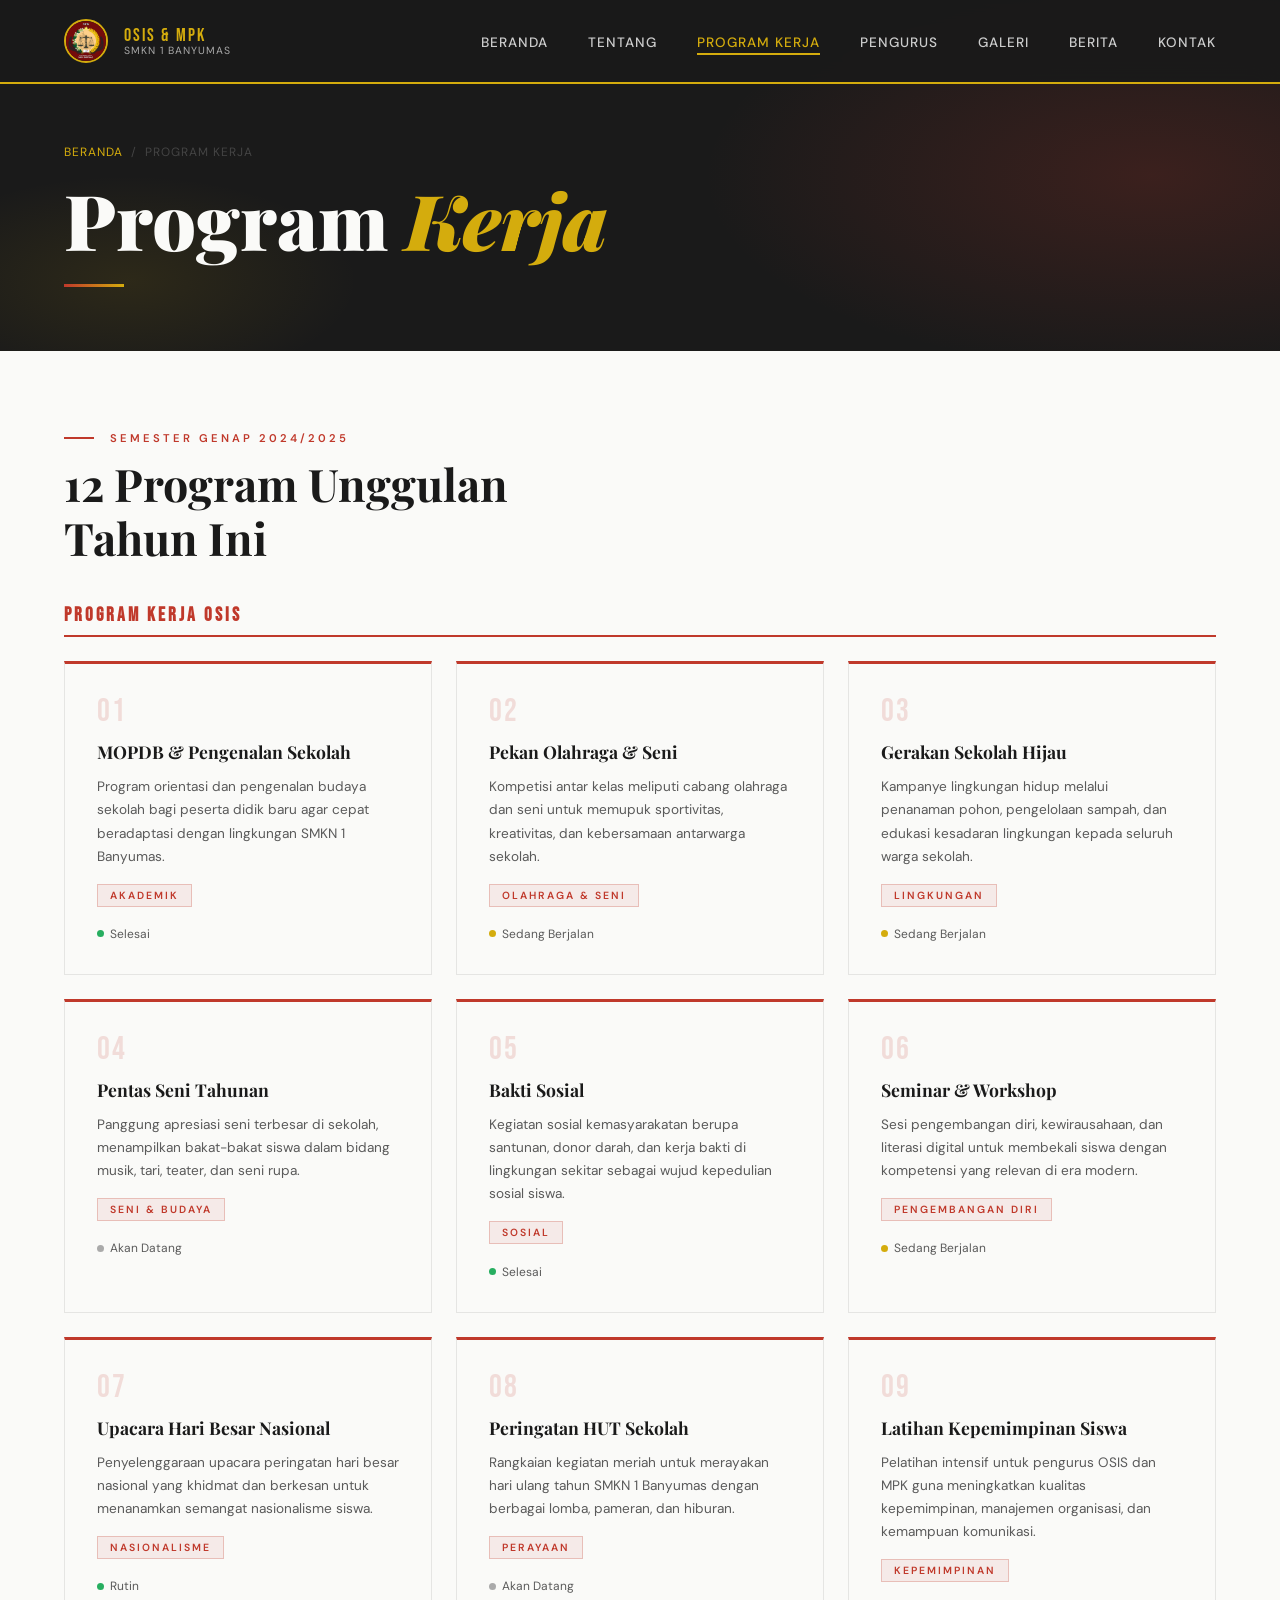
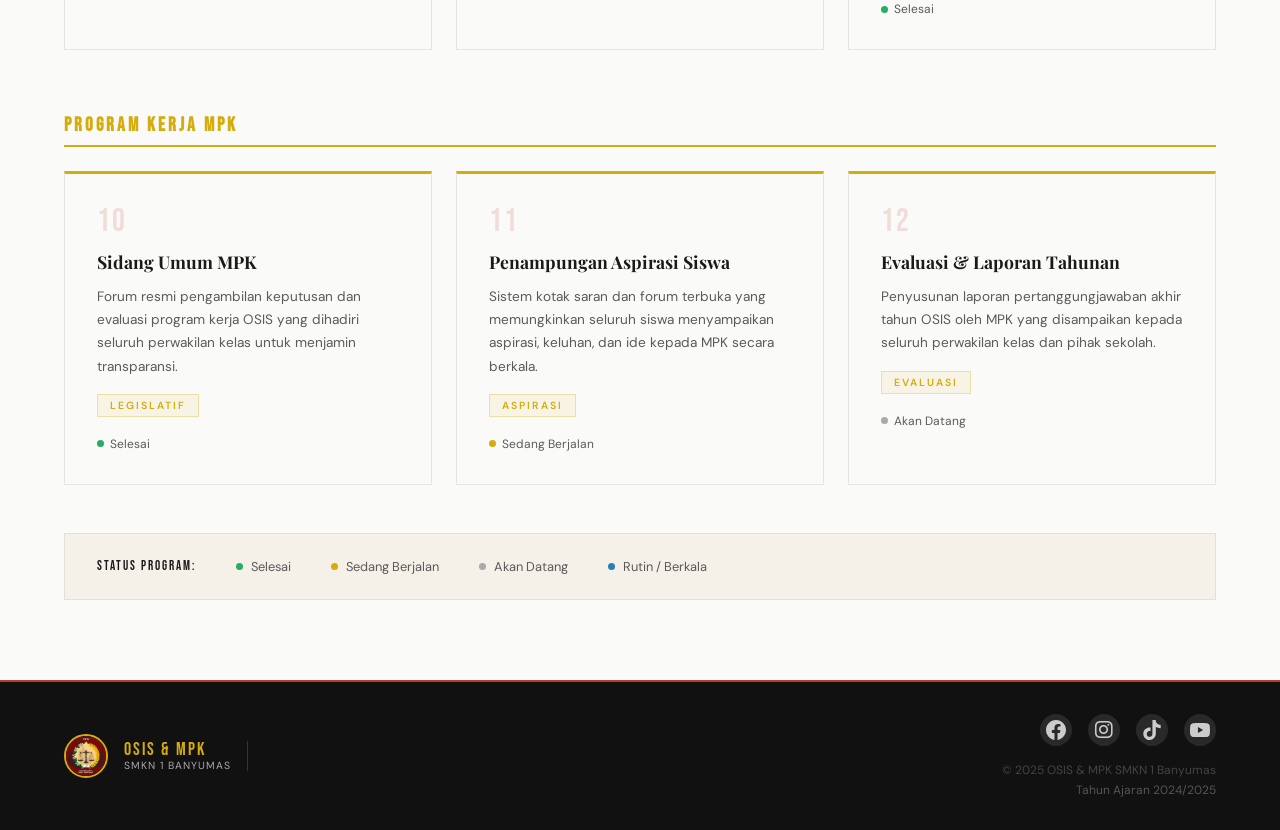
<file: pages/program.html>
<!DOCTYPE html>
<html lang="id">
<head>
  <meta charset="UTF-8">
  <meta name="viewport" content="width=device-width, initial-scale=1.0">
  <title>Program Kerja OSIS & MPK SMKN 1 Banyumas 2024/2025 | 12 Program Unggulan: MOPDB, Pentas Seni, Bakti Sosial</title>
  
  <!-- SEO Meta Tags -->
  <meta name="description" content="Jelajahi 12 program kerja prioritas OSIS & MPK SMKN 1 Banyumas tahun ajaran 2024/2025. Temukan MOPDB, Pentas Seni, Bakti Sosial, Seminar, Workshop, dan berbagai kegiatan menarik lainnya untuk pengembangan potensi siswa.">
  <meta name="keywords" content="Program Kerja OSIS SMKN 1 Banyumas, Kegiatan MPK SMKN 1 Banyumas, MOPDB, Pentas Seni, Bakti Sosial, OSIS Program">
  <meta name="author" content="OSIS & MPK SMKN 1 Banyumas">
  <meta name="robots" content="index, follow">
  <link rel="canonical" href="https://mpk-smkn1-banyumas.vercel.app/pages/program.html">
  
  <!-- Open Graph Meta Tags -->
  <meta property="og:title" content="Program Kerja OSIS & MPK SMKN 1 Banyumas | 12 Program Unggulan">
  <meta property="og:description" content="Daftar lengkap 12 program kerja unggulan OSIS & MPK SMKN 1 Banyumas tahun ajaran 2024/2025.">
  <meta property="og:image" content="https://mpk-smkn1-banyumas.vercel.app/foto/mpk_new_logo_smensa-removebg-preview.png">
  <meta property="og:url" content="https://mpk-smkn1-banyumas.vercel.app/pages/program.html">
  <meta property="og:type" content="website">
  <meta property="og:locale" content="id_ID">
  
  <!-- Twitter Card Meta Tags -->
  <meta name="twitter:card" content="summary_large_image">
  <meta name="twitter:title" content="Program Kerja OSIS & MPK SMKN 1 Banyumas">
  <meta name="twitter:description" content="Daftar lengkap 12 program kerja unggulan OSIS & MPK SMKN 1 Banyumas tahun ajaran 2024/2025.">
  <meta name="twitter:image" content="https://mpk-smkn1-banyumas.vercel.app/foto/mpk_new_logo_smensa-removebg-preview.png">
  
  <!-- Fonts & Styles -->
  <link href="https://fonts.googleapis.com/css2?family=Playfair+Display:wght@700;900&family=DM+Sans:wght@300;400;500;600&family=Bebas+Neue&display=swap" rel="stylesheet">
  <link rel="stylesheet" href="https://cdnjs.cloudflare.com/ajax/libs/font-awesome/6.0.0/css/all.min.css">
  <link rel="stylesheet" href="../style.css">
  <link rel="icon" type="image/png" href="../foto/mpk_new_logo_smensa-removebg-preview.png">

</head>

<body>

<nav>
  <a href="../index.html" class="nav-logo">
    <img src="../foto/mpk_new_logo_smensa-removebg-preview.png" alt="Logo OSIS & MPK" class="logo-badge">
    <div class="nav-text">
      <span>OSIS & MPK</span>
      <span>SMKN 1 Banyumas</span>
    </div>
  </a>
  <ul class="nav-links">

    <li><a href="../index.html">Beranda</a></li>
    <li><a href="tentang.html">Tentang</a></li>
    <li><a href="program.html">Program Kerja</a></li>
    <li><a href="pengurus.html">Pengurus</a></li>
    <li><a href="galeri.html">Galeri</a></li>
    <li><a href="berita.html">Berita</a></li>
    <li><a href="kontak.html">Kontak</a></li>
  </ul>
  <button class="hamburger" aria-label="Toggle menu">
    <span></span>
    <span></span>
    <span></span>
  </button>
</nav>

<div class="page-header">
  <div class="page-header-inner">
    <div class="breadcrumb">
      <a href="../index.html">Beranda</a>
      <span>/</span>
      <span>Program Kerja</span>
    </div>
    <h1>Program <span class="accent">Kerja</span></h1>
    <div class="page-header-line"></div>
  </div>
</div>

<div class="page-content">
  <div class="inner">

    <div class="reveal">
      <div class="section-label"><span>Semester Genap 2024/2025</span></div>
      <h2 class="section-title">12 Program Unggulan<br>Tahun Ini</h2>
    </div>

    <!-- PROGRAM UTAMA OSIS -->
    <div style="margin-bottom:1rem;" class="reveal">
      <h3 style="font-family:'Bebas Neue',sans-serif;font-size:1.2rem;letter-spacing:3px;color:var(--merah);margin-bottom:1.5rem;padding-bottom:0.5rem;border-bottom:2px solid var(--merah);">PROGRAM KERJA OSIS</h3>
    </div>
    <div class="program-grid reveal">
      <div class="program-card">
        <div class="program-num">01</div>
        <h3>MOPDB & Pengenalan Sekolah</h3>
        <p>Program orientasi dan pengenalan budaya sekolah bagi peserta didik baru agar cepat beradaptasi dengan lingkungan SMKN 1 Banyumas.</p>
        <span class="program-tag">Akademik</span>
        <div class="program-status"><div class="status-dot"></div> Selesai</div>
      </div>
      <div class="program-card">
        <div class="program-num">02</div>
        <h3>Pekan Olahraga & Seni</h3>
        <p>Kompetisi antar kelas meliputi cabang olahraga dan seni untuk memupuk sportivitas, kreativitas, dan kebersamaan antarwarga sekolah.</p>
        <span class="program-tag">Olahraga & Seni</span>
        <div class="program-status"><div class="status-dot pending"></div> Sedang Berjalan</div>
      </div>
      <div class="program-card">
        <div class="program-num">03</div>
        <h3>Gerakan Sekolah Hijau</h3>
        <p>Kampanye lingkungan hidup melalui penanaman pohon, pengelolaan sampah, dan edukasi kesadaran lingkungan kepada seluruh warga sekolah.</p>
        <span class="program-tag">Lingkungan</span>
        <div class="program-status"><div class="status-dot pending"></div> Sedang Berjalan</div>
      </div>
      <div class="program-card">
        <div class="program-num">04</div>
        <h3>Pentas Seni Tahunan</h3>
        <p>Panggung apresiasi seni terbesar di sekolah, menampilkan bakat-bakat siswa dalam bidang musik, tari, teater, dan seni rupa.</p>
        <span class="program-tag">Seni & Budaya</span>
        <div class="program-status"><div class="status-dot planned"></div> Akan Datang</div>
      </div>
      <div class="program-card">
        <div class="program-num">05</div>
        <h3>Bakti Sosial</h3>
        <p>Kegiatan sosial kemasyarakatan berupa santunan, donor darah, dan kerja bakti di lingkungan sekitar sebagai wujud kepedulian sosial siswa.</p>
        <span class="program-tag">Sosial</span>
        <div class="program-status"><div class="status-dot"></div> Selesai</div>
      </div>
      <div class="program-card">
        <div class="program-num">06</div>
        <h3>Seminar & Workshop</h3>
        <p>Sesi pengembangan diri, kewirausahaan, dan literasi digital untuk membekali siswa dengan kompetensi yang relevan di era modern.</p>
        <span class="program-tag">Pengembangan Diri</span>
        <div class="program-status"><div class="status-dot pending"></div> Sedang Berjalan</div>
      </div>
      <div class="program-card">
        <div class="program-num">07</div>
        <h3>Upacara Hari Besar Nasional</h3>
        <p>Penyelenggaraan upacara peringatan hari besar nasional yang khidmat dan berkesan untuk menanamkan semangat nasionalisme siswa.</p>
        <span class="program-tag">Nasionalisme</span>
        <div class="program-status"><div class="status-dot"></div> Rutin</div>
      </div>
      <div class="program-card">
        <div class="program-num">08</div>
        <h3>Peringatan HUT Sekolah</h3>
        <p>Rangkaian kegiatan meriah untuk merayakan hari ulang tahun SMKN 1 Banyumas dengan berbagai lomba, pameran, dan hiburan.</p>
        <span class="program-tag">Perayaan</span>
        <div class="program-status"><div class="status-dot planned"></div> Akan Datang</div>
      </div>
      <div class="program-card">
        <div class="program-num">09</div>
        <h3>Latihan Kepemimpinan Siswa</h3>
        <p>Pelatihan intensif untuk pengurus OSIS dan MPK guna meningkatkan kualitas kepemimpinan, manajemen organisasi, dan kemampuan komunikasi.</p>
        <span class="program-tag">Kepemimpinan</span>
        <div class="program-status"><div class="status-dot"></div> Selesai</div>
      </div>
    </div>

    <!-- PROGRAM MPK -->
    <div style="margin-top:4rem;margin-bottom:1rem;" class="reveal">
      <h3 style="font-family:'Bebas Neue',sans-serif;font-size:1.2rem;letter-spacing:3px;color:var(--emas);margin-bottom:1.5rem;padding-bottom:0.5rem;border-bottom:2px solid var(--emas);">PROGRAM KERJA MPK</h3>
    </div>
    <div class="program-grid reveal">
      <div class="program-card" style="border-top-color:var(--emas);">
        <div class="program-num">10</div>
        <h3>Sidang Umum MPK</h3>
        <p>Forum resmi pengambilan keputusan dan evaluasi program kerja OSIS yang dihadiri seluruh perwakilan kelas untuk menjamin transparansi.</p>
        <span class="program-tag" style="background:rgba(212,172,13,0.08);border-color:rgba(212,172,13,0.3);color:var(--emas);">Legislatif</span>
        <div class="program-status"><div class="status-dot"></div> Selesai</div>
      </div>
      <div class="program-card" style="border-top-color:var(--emas);">
        <div class="program-num">11</div>
        <h3>Penampungan Aspirasi Siswa</h3>
        <p>Sistem kotak saran dan forum terbuka yang memungkinkan seluruh siswa menyampaikan aspirasi, keluhan, dan ide kepada MPK secara berkala.</p>
        <span class="program-tag" style="background:rgba(212,172,13,0.08);border-color:rgba(212,172,13,0.3);color:var(--emas);">Aspirasi</span>
        <div class="program-status"><div class="status-dot pending"></div> Sedang Berjalan</div>
      </div>
      <div class="program-card" style="border-top-color:var(--emas);">
        <div class="program-num">12</div>
        <h3>Evaluasi & Laporan Tahunan</h3>
        <p>Penyusunan laporan pertanggungjawaban akhir tahun OSIS oleh MPK yang disampaikan kepada seluruh perwakilan kelas dan pihak sekolah.</p>
        <span class="program-tag" style="background:rgba(212,172,13,0.08);border-color:rgba(212,172,13,0.3);color:var(--emas);">Evaluasi</span>
        <div class="program-status"><div class="status-dot planned"></div> Akan Datang</div>
      </div>
    </div>

    <!-- LEGENDA STATUS -->
    <div class="reveal" style="margin-top:3rem;padding:1.5rem 2rem;background:var(--krem);border:1px solid rgba(0,0,0,0.07);display:flex;gap:2.5rem;flex-wrap:wrap;">
      <div style="font-family:'Bebas Neue',sans-serif;font-size:0.8rem;letter-spacing:2px;color:var(--gelap);align-self:center;">STATUS PROGRAM:</div>
      <div style="display:flex;align-items:center;gap:0.5rem;font-size:0.8rem;color:var(--abu);">
        <div class="status-dot"></div> Selesai
      </div>
      <div style="display:flex;align-items:center;gap:0.5rem;font-size:0.8rem;color:var(--abu);">
        <div class="status-dot pending"></div> Sedang Berjalan
      </div>
      <div style="display:flex;align-items:center;gap:0.5rem;font-size:0.8rem;color:var(--abu);">
        <div class="status-dot planned"></div> Akan Datang
      </div>
      <div style="display:flex;align-items:center;gap:0.5rem;font-size:0.8rem;color:var(--abu);">
        <div class="status-dot" style="background:#2980B9;"></div> Rutin / Berkala
      </div>
    </div>

  </div>
</div>

<footer>
  <div class="footer-left">
    <a href="../index.html" class="nav-logo">
      <img src="../foto/mpk_new_logo_smensa-removebg-preview.png" alt="Logo OSIS & MPK" class="logo-badge">
      <div class="nav-text">
        <span>OSIS & MPK</span>
        <span>SMKN 1 Banyumas</span>
      </div>
    </a>
    <div class="footer-divider"></div>

  </div>
  <div class="footer-right">
    <div class="footer-social">
      <a href="#" title="Facebook" class="social-link">
        <svg width="20" height="20" viewBox="0 0 24 24" fill="currentColor">
          <path d="M24 12.073c0-6.627-5.373-12-12-12s-12 5.373-12 12c0 5.99 4.388 10.954 10.125 11.854v-8.385H7.078v-3.47h3.047V9.43c0-3.007 1.792-4.669 4.533-4.669 1.312 0 2.686.235 2.686.235v2.953H15.83c-1.491 0-1.956.925-1.956 1.874v2.25h3.328l-.532 3.47h-2.796v8.385C19.612 23.027 24 18.062 24 12.073z"/>
        </svg>
      </a>
      <a href="https://www.instagram.com/mpksmensa/" title="Instagram" class="social-link">
        <i class="fab fa-instagram" style="font-size:20px;"></i>
      </a>
      <a href="#" title="TikTok" class="social-link">
        <svg width="20" height="20" viewBox="0 0 24 24" fill="currentColor">
          <path d="M12.525.02c1.31-.02 2.61-.01 3.91-.02.08 1.53.63 3.09 1.75 4.17 1.12 1.11 2.7 1.62 4.24 1.79v4.03c-1.44-.05-2.89-.35-4.2-.97-.57-.26-1.1-.59-1.62-.93-.01 2.92.01 5.84-.02 8.75-.08 1.4-.54 2.79-1.35 3.94-1.31 1.92-3.58 3.17-5.91 3.21-1.43.08-2.86-.31-4.08-1.03-2.02-1.19-3.44-3.37-3.65-5.71-.02-.5-.03-1-.01-1.49.18-1.9 1.12-3.72 2.58-4.96 1.66-1.44 3.98-2.13 6.15-1.72.02 1.48-.04 2.96-.04 4.44-.99-.32-2.15-.23-3.02.37-.63.41-1.11 1.04-1.36 1.75-.21.51-.15 1.07-.14 1.61.24 1.64 1.82 3.02 3.5 2.87 1.12-.01 2.19-.66 2.77-1.61.19-.33.4-.67.41-1.06.1-1.79.06-3.57.07-5.36.01-4.03-.01-8.05.02-12.07z"/>
        </svg>
      </a>
      <a href="#" title="YouTube" class="social-link">
        <svg width="20" height="20" viewBox="0 0 24 24" fill="currentColor">
          <path d="M23.498 6.186a3.016 3.016 0 0 0-2.122-2.136C19.505 3.545 12 3.545 12 3.545s-7.505 0-9.377.505A3.017 3.017 0 0 0 .502 6.186C0 8.07 0 12 0 12s0 3.93.502 5.814a3.016 3.016 0 0 0 2.122 2.136c1.871.505 9.376.505 9.376.505s7.505 0 9.377-.505a3.015 3.015 0 0 0 2.122-2.136C24 15.93 24 12 24 12s0-3.93-.502-5.814zM9.545 15.568V8.432L15.818 12l-6.273 3.568z"/>
        </svg>
      </a>
    </div>
    <p style="color:#444;">&copy; 2025 OSIS & MPK SMKN 1 Banyumas</p>
    <p style="margin-top:0.25rem;">Tahun Ajaran 2024/2025</p>
  </div>
</footer>

<script src="../script.js"></script>
</body>
</html>
</file>
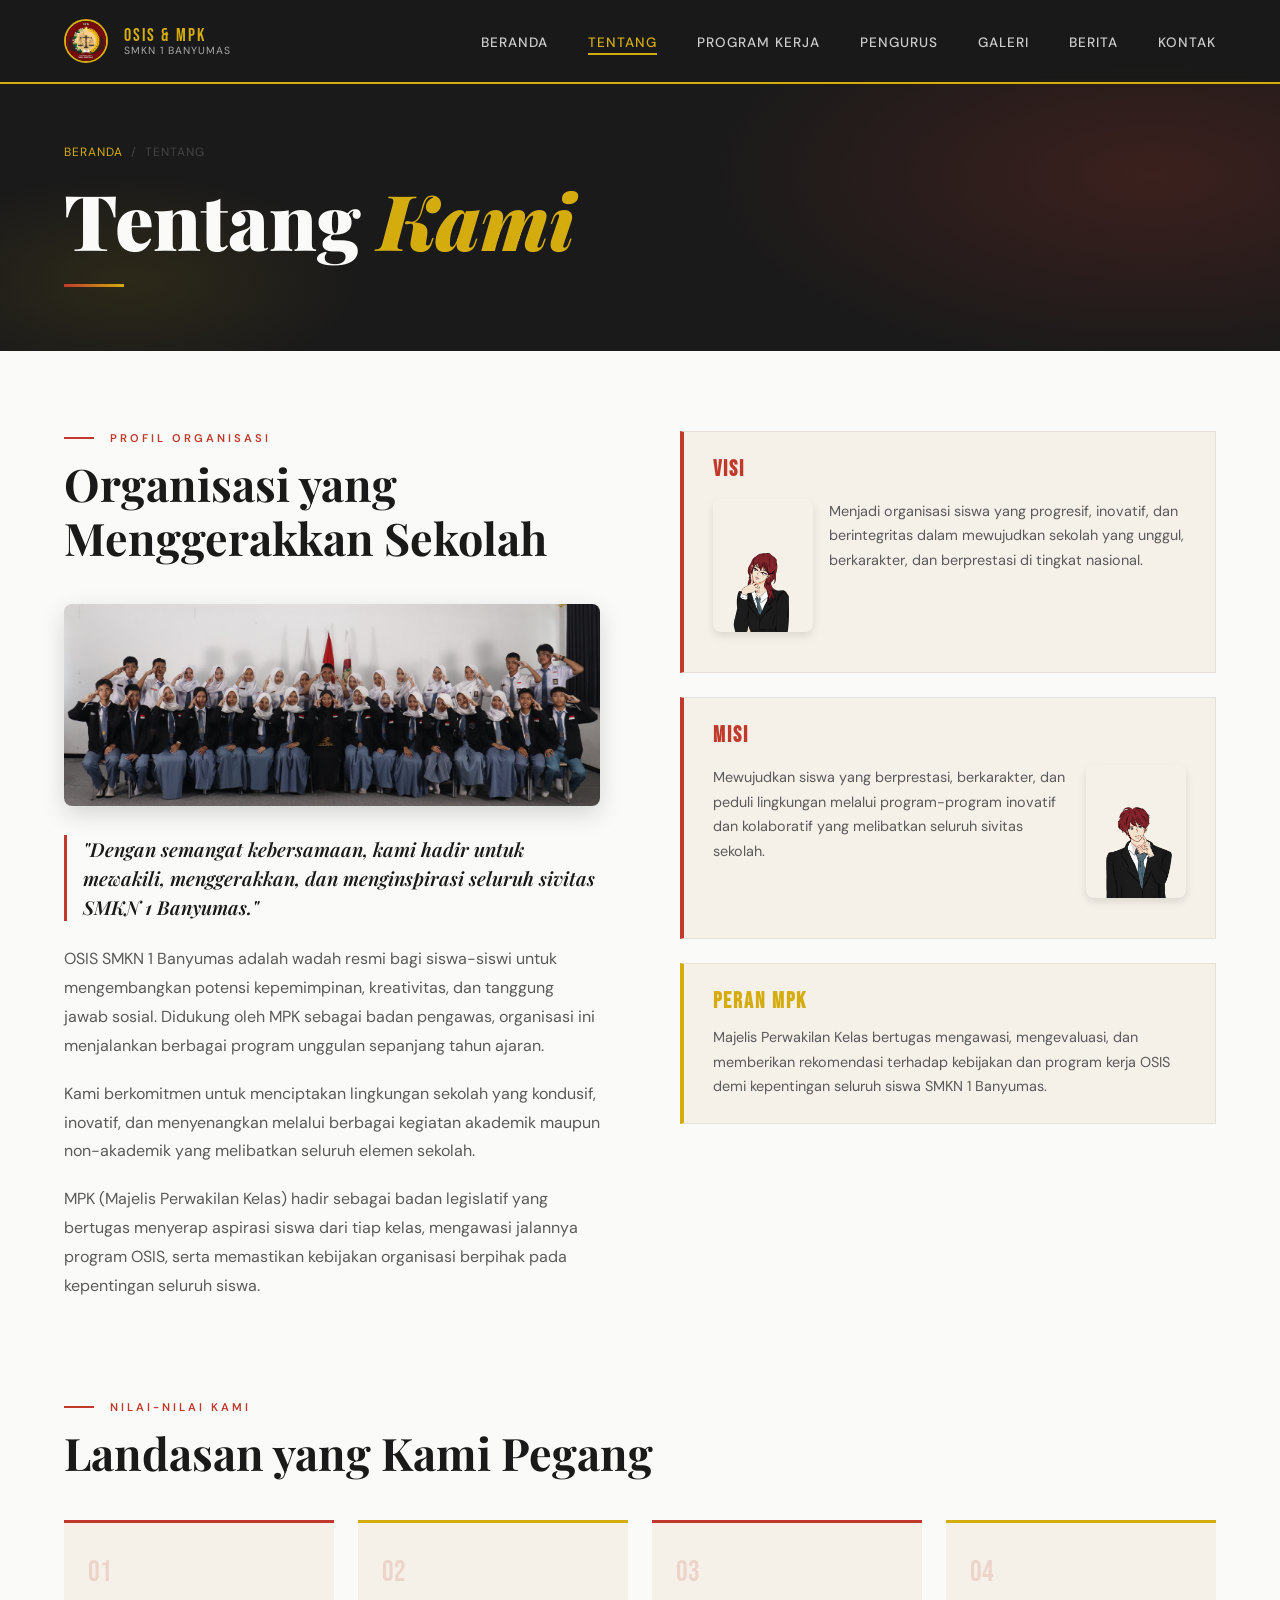
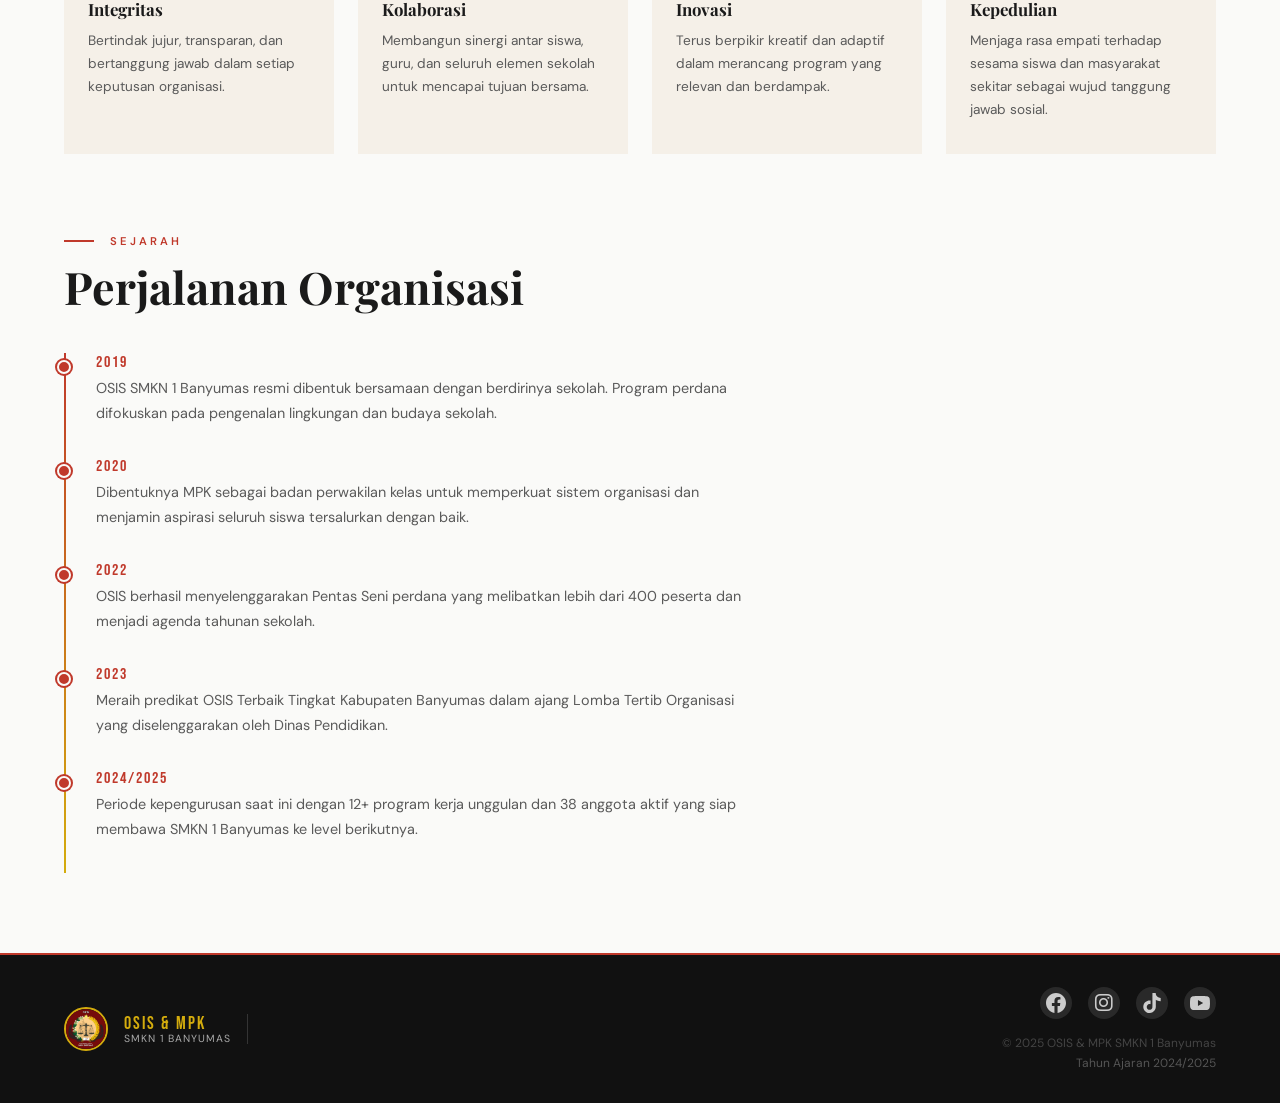
<file: pages/tentang.html>
<!DOCTYPE html>
<html lang="id">
<head>
  <meta charset="UTF-8">
  <meta name="viewport" content="width=device-width, initial-scale=1.0">
  <title>Tentang Kami - Visi Misi OSIS & MPK SMKN 1 Banyumas | Profil, Sejarah & Nilai-Nilai Organisasi</title>
  
  <!-- SEO Meta Tags -->
  <meta name="description" content="Profil lengkap OSIS & MPK SMKN 1 Banyumas. Temukan visi, misi, nilai-nilai, dan sejarah organisasi siswa yang menggerakkan potensi dan membangun karakter kepemimpinan. Simak perjalanan organisasi dari 2019 hingga 2024/2025.">
  <meta name="keywords" content="Tentang OSIS SMKN 1 Banyumas, Profil MPK SMKN 1 Banyumas, Visi Misi OSIS, Sejarah OSIS SMKN 1 Banyumas">
  <meta name="author" content="OSIS & MPK SMKN 1 Banyumas">
  <meta name="robots" content="index, follow">
  <link rel="canonical" href="https://mpk-smkn1-banyumas.vercel.app/pages/tentang.html">
  
  <!-- Open Graph Meta Tags -->
  <meta property="og:title" content="Tentang OSIS & MPK SMKN 1 Banyumas | Profil Organisasi">
  <meta property="og:description" content="Profil lengkap OSIS & MPK SMKN 1 Banyumas. Visi, misi, nilai-nilai, dan sejarah organisasi siswa.">
  <meta property="og:image" content="https://mpk-smkn1-banyumas.vercel.app/foto/mpk_new_logo_smensa-removebg-preview.png">
  <meta property="og:url" content="https://mpk-smkn1-banyumas.vercel.app/pages/tentang.html">
  <meta property="og:type" content="website">
  <meta property="og:locale" content="id_ID">
  
  <!-- Twitter Card Meta Tags -->
  <meta name="twitter:card" content="summary_large_image">
  <meta name="twitter:title" content="Tentang OSIS & MPK SMKN 1 Banyumas">
  <meta name="twitter:description" content="Profil lengkap OSIS & MPK SMKN 1 Banyumas. Visi, misi, nilai-nilai, dan sejarah organisasi siswa.">
  <meta name="twitter:image" content="https://mpk-smkn1-banyumas.vercel.app/foto/mpk_new_logo_smensa-removebg-preview.png">
  
  <!-- Fonts & Styles -->
  <link href="https://fonts.googleapis.com/css2?family=Playfair+Display:wght@700;900&family=DM+Sans:wght@300;400;500;600&family=Bebas+Neue&display=swap" rel="stylesheet">
  <link rel="stylesheet" href="https://cdnjs.cloudflare.com/ajax/libs/font-awesome/6.0.0/css/all.min.css">
  <link rel="stylesheet" href="../style.css">
  <link rel="icon" type="image/png" href="../foto/mpk_new_logo_smensa-removebg-preview.png">

</head>


<body>

<nav>
  <a href="../index.html" class="nav-logo">
    <img src="../foto/mpk_new_logo_smensa-removebg-preview.png" alt="Logo OSIS & MPK" class="logo-badge">
    <div class="nav-text">
      <span>OSIS & MPK</span>
      <span>SMKN 1 Banyumas</span>
    </div>
  </a>
  <ul class="nav-links">

    <li><a href="../index.html">Beranda</a></li>
    <li><a href="tentang.html">Tentang</a></li>
    <li><a href="program.html">Program Kerja</a></li>
    <li><a href="pengurus.html">Pengurus</a></li>
    <li><a href="galeri.html">Galeri</a></li>
    <li><a href="berita.html">Berita</a></li>
    <li><a href="kontak.html">Kontak</a></li>
  </ul>
  <button class="hamburger" aria-label="Toggle menu">
    <span></span>
    <span></span>
    <span></span>
  </button>
</nav>

<div class="page-header">
  <div class="page-header-inner">
    <div class="breadcrumb">
      <a href="../index.html">Beranda</a>
      <span>/</span>
      <span>Tentang</span>
    </div>
    <h1>Tentang <span class="accent">Kami</span></h1>
    <div class="page-header-line"></div>
  </div>
</div>

<div class="page-content">
  <div class="inner">

    <!-- PROFIL -->
    <div class="about-grid reveal">
      <div class="about-text">
        <div class="section-label"><span>Profil Organisasi</span></div>
        <h2 class="section-title">Organisasi yang Menggerakkan Sekolah</h2>
        <div style="margin-bottom:1.5rem;">
          <img src="../foto/_MG_9547.JPG" alt="Kegiatan OSIS & MPK" style="width:100%;height:auto;border-radius:8px;box-shadow:0 8px 25px rgba(0,0,0,0.15);">
        </div>
        <p class="highlight">"Dengan semangat kebersamaan, kami hadir untuk mewakili, menggerakkan, dan menginspirasi seluruh sivitas SMKN 1 Banyumas."</p>

        <p>OSIS SMKN 1 Banyumas adalah wadah resmi bagi siswa-siswi untuk mengembangkan potensi kepemimpinan, kreativitas, dan tanggung jawab sosial. Didukung oleh MPK sebagai badan pengawas, organisasi ini menjalankan berbagai program unggulan sepanjang tahun ajaran.</p>
        <p>Kami berkomitmen untuk menciptakan lingkungan sekolah yang kondusif, inovatif, dan menyenangkan melalui berbagai kegiatan akademik maupun non-akademik yang melibatkan seluruh elemen sekolah.</p>
        <p>MPK (Majelis Perwakilan Kelas) hadir sebagai badan legislatif yang bertugas menyerap aspirasi siswa dari tiap kelas, mengawasi jalannya program OSIS, serta memastikan kebijakan organisasi berpihak pada kepentingan seluruh siswa.</p>
      </div>


      <div class="visi-misi">
        <div class="vm-card">
          <h3>Visi</h3>
          <div style="display:flex;gap:1rem;align-items:flex-start;margin:1rem 0;">
            <img src="../foto/Marisa 1.2.png" alt="Maskot Marisa 1.2" style="width:100px;height:auto;border-radius:8px;box-shadow:0 4px 8px rgba(0,0,0,0.1);flex-shrink:0;" onerror="this.style.display='none'">
            <p style="margin:0;">Menjadi organisasi siswa yang progresif, inovatif, dan berintegritas dalam mewujudkan sekolah yang unggul, berkarakter, dan berprestasi di tingkat nasional.</p>
          </div>
        </div>


        <div class="vm-card" style="border-left-color:var(--merah);">
          <h3 style="color:var(--merah);">Misi</h3>

          <div style="display:flex;gap:1rem;align-items:flex-start;margin:1rem 0;">
            <p style="margin:0;flex:1;">Mewujudkan siswa yang berprestasi, berkarakter, dan peduli lingkungan melalui program-program inovatif dan kolaboratif yang melibatkan seluruh sivitas sekolah.</p>
            <img src="../foto/Mark 1.3.png" alt="Maskot Mark 1.3" style="width:100px;height:auto;border-radius:8px;box-shadow:0 4px 8px rgba(0,0,0,0.1);flex-shrink:0;" onerror="this.style.display='none'">
          </div>
        </div>



        <div class="vm-card" style="border-left-color:var(--emas);">
          <h3 style="color:var(--emas);">Peran MPK</h3>
          <p>Majelis Perwakilan Kelas bertugas mengawasi, mengevaluasi, dan memberikan rekomendasi terhadap kebijakan dan program kerja OSIS demi kepentingan seluruh siswa SMKN 1 Banyumas.</p>
        </div>



      </div>

    </div>

    <!-- NILAI-NILAI -->
    <div style="margin-top:5rem;">
      <div class="reveal">
        <div class="section-label"><span>Nilai-Nilai Kami</span></div>
        <h2 class="section-title">Landasan yang Kami Pegang</h2>
      </div>
      <div style="display:grid;grid-template-columns:repeat(4,1fr);gap:1.5rem;margin-top:0;" class="reveal">
        <div style="padding:2rem 1.5rem;background:var(--krem);border-top:3px solid var(--merah);">
          <div style="font-family:'Bebas Neue',sans-serif;font-size:1.8rem;color:rgba(192,57,43,0.15);margin-bottom:0.5rem;">01</div>
          <h3 style="font-family:'Playfair Display',serif;font-size:1.05rem;font-weight:700;margin-bottom:0.6rem;">Integritas</h3>
          <p style="font-size:0.85rem;color:var(--abu);line-height:1.7;">Bertindak jujur, transparan, dan bertanggung jawab dalam setiap keputusan organisasi.</p>
        </div>
        <div style="padding:2rem 1.5rem;background:var(--krem);border-top:3px solid var(--emas);">
          <div style="font-family:'Bebas Neue',sans-serif;font-size:1.8rem;color:rgba(192,57,43,0.15);margin-bottom:0.5rem;">02</div>
          <h3 style="font-family:'Playfair Display',serif;font-size:1.05rem;font-weight:700;margin-bottom:0.6rem;">Kolaborasi</h3>
          <p style="font-size:0.85rem;color:var(--abu);line-height:1.7;">Membangun sinergi antar siswa, guru, dan seluruh elemen sekolah untuk mencapai tujuan bersama.</p>
        </div>
        <div style="padding:2rem 1.5rem;background:var(--krem);border-top:3px solid var(--merah);">
          <div style="font-family:'Bebas Neue',sans-serif;font-size:1.8rem;color:rgba(192,57,43,0.15);margin-bottom:0.5rem;">03</div>
          <h3 style="font-family:'Playfair Display',serif;font-size:1.05rem;font-weight:700;margin-bottom:0.6rem;">Inovasi</h3>
          <p style="font-size:0.85rem;color:var(--abu);line-height:1.7;">Terus berpikir kreatif dan adaptif dalam merancang program yang relevan dan berdampak.</p>
        </div>
        <div style="padding:2rem 1.5rem;background:var(--krem);border-top:3px solid var(--emas);">
          <div style="font-family:'Bebas Neue',sans-serif;font-size:1.8rem;color:rgba(192,57,43,0.15);margin-bottom:0.5rem;">04</div>
          <h3 style="font-family:'Playfair Display',serif;font-size:1.05rem;font-weight:700;margin-bottom:0.6rem;">Kepedulian</h3>
          <p style="font-size:0.85rem;color:var(--abu);line-height:1.7;">Menjaga rasa empati terhadap sesama siswa dan masyarakat sekitar sebagai wujud tanggung jawab sosial.</p>
        </div>
      </div>
    </div>

    <!-- SEJARAH -->
    <div style="margin-top:5rem;">
      <div class="reveal">
        <div class="section-label"><span>Sejarah</span></div>
        <h2 class="section-title">Perjalanan Organisasi</h2>
      </div>
      <div style="max-width:700px;" class="reveal">
        <div class="timeline">
          <div class="timeline-item">
            <div class="tahun">2019</div>
            <p>OSIS SMKN 1 Banyumas resmi dibentuk bersamaan dengan berdirinya sekolah. Program perdana difokuskan pada pengenalan lingkungan dan budaya sekolah.</p>
          </div>
          <div class="timeline-item">
            <div class="tahun">2020</div>
            <p>Dibentuknya MPK sebagai badan perwakilan kelas untuk memperkuat sistem organisasi dan menjamin aspirasi seluruh siswa tersalurkan dengan baik.</p>
          </div>
          <div class="timeline-item">
            <div class="tahun">2022</div>
            <p>OSIS berhasil menyelenggarakan Pentas Seni perdana yang melibatkan lebih dari 400 peserta dan menjadi agenda tahunan sekolah.</p>
          </div>
          <div class="timeline-item">
            <div class="tahun">2023</div>
            <p>Meraih predikat OSIS Terbaik Tingkat Kabupaten Banyumas dalam ajang Lomba Tertib Organisasi yang diselenggarakan oleh Dinas Pendidikan.</p>
          </div>
          <div class="timeline-item">
            <div class="tahun">2024/2025</div>
            <p>Periode kepengurusan saat ini dengan 12+ program kerja unggulan dan 38 anggota aktif yang siap membawa SMKN 1 Banyumas ke level berikutnya.</p>
          </div>
        </div>
      </div>
    </div>

  </div>
</div>

<footer>
  <div class="footer-left">
    <a href="../index.html" class="nav-logo">
      <img src="../foto/mpk_new_logo_smensa-removebg-preview.png" alt="Logo OSIS & MPK" class="logo-badge">
      <div class="nav-text">
        <span>OSIS & MPK</span>
        <span>SMKN 1 Banyumas</span>
      </div>
    </a>
    <div class="footer-divider"></div>

  </div>
  <div class="footer-right">
    <div class="footer-social">
      <a href="#" title="Facebook" class="social-link">
        <svg width="20" height="20" viewBox="0 0 24 24" fill="currentColor">
          <path d="M24 12.073c0-6.627-5.373-12-12-12s-12 5.373-12 12c0 5.99 4.388 10.954 10.125 11.854v-8.385H7.078v-3.47h3.047V9.43c0-3.007 1.792-4.669 4.533-4.669 1.312 0 2.686.235 2.686.235v2.953H15.83c-1.491 0-1.956.925-1.956 1.874v2.25h3.328l-.532 3.47h-2.796v8.385C19.612 23.027 24 18.062 24 12.073z"/>
        </svg>
      </a>
      <a href="#" title="Instagram" class="social-link">
        <i class="fab fa-instagram" style="font-size:20px;"></i>
      </a>
      <a href="#" title="TikTok" class="social-link">
        <svg width="20" height="20" viewBox="0 0 24 24" fill="currentColor">
          <path d="M12.525.02c1.31-.02 2.61-.01 3.91-.02.08 1.53.63 3.09 1.75 4.17 1.12 1.11 2.7 1.62 4.24 1.79v4.03c-1.44-.05-2.89-.35-4.2-.97-.57-.26-1.1-.59-1.62-.93-.01 2.92.01 5.84-.02 8.75-.08 1.4-.54 2.79-1.35 3.94-1.31 1.92-3.58 3.17-5.91 3.21-1.43.08-2.86-.31-4.08-1.03-2.02-1.19-3.44-3.37-3.65-5.71-.02-.5-.03-1-.01-1.49.18-1.9 1.12-3.72 2.58-4.96 1.66-1.44 3.98-2.13 6.15-1.72.02 1.48-.04 2.96-.04 4.44-.99-.32-2.15-.23-3.02.37-.63.41-1.11 1.04-1.36 1.75-.21.51-.15 1.07-.14 1.61.24 1.64 1.82 3.02 3.5 2.87 1.12-.01 2.19-.66 2.77-1.61.19-.33.4-.67.41-1.06.1-1.79.06-3.57.07-5.36.01-4.03-.01-8.05.02-12.07z"/>
        </svg>
      </a>
      <a href="#" title="YouTube" class="social-link">
        <svg width="20" height="20" viewBox="0 0 24 24" fill="currentColor">
          <path d="M23.498 6.186a3.016 3.016 0 0 0-2.122-2.136C19.505 3.545 12 3.545 12 3.545s-7.505 0-9.377.505A3.017 3.017 0 0 0 .502 6.186C0 8.07 0 12 0 12s0 3.93.502 5.814a3.016 3.016 0 0 0 2.122 2.136c1.871.505 9.376.505 9.376.505s7.505 0 9.377-.505a3.015 3.015 0 0 0 2.122-2.136C24 15.93 24 12 24 12s0-3.93-.502-5.814zM9.545 15.568V8.432L15.818 12l-6.273 3.568z"/>
        </svg>
      </a>
    </div>
    <p style="color:#444;">&copy; 2025 OSIS & MPK SMKN 1 Banyumas</p>
    <p style="margin-top:0.25rem;">Tahun Ajaran 2024/2025</p>
  </div>
</footer>

<script src="../script.js"></script>
</body>
</html>
</file>
<file: style.css>
/* ==========================================
   OSIS & MPK SMKN 1 Banyumas — Global CSS
   ========================================== */

:root {
  --merah: #C0392B;
  --merah-tua: #922B21;
  --emas: #D4AC0D;
  --emas-muda: #F4D03F;
  --putih: #FAFAF8;
  --gelap: #1A1A1A;
  --abu: #5A5A5A;
  --abu-muda: #F0EDE8;
  --krem: #F5F0E8;
}

* { margin: 0; padding: 0; box-sizing: border-box; }
html { scroll-behavior: smooth; }

body {
  font-family: 'DM Sans', sans-serif;
  background: var(--putih);
  color: var(--gelap);
  overflow-x: hidden;
}

/* ==================== NAV ==================== */
nav {
  position: fixed;
  top: 0; left: 0; right: 0;
  z-index: 100;
  display: flex;
  align-items: center;
  justify-content: space-between;
  padding: 1.2rem 4rem;
  background: rgba(26, 26, 26, 0.97);
  backdrop-filter: blur(12px);
  border-bottom: 2px solid var(--emas);
}

.nav-logo {
  display: flex;
  align-items: center;
  gap: 1rem;
  text-decoration: none;
}

.logo-badge {
  width: 44px;
  height: 44px;
  border: 2px solid var(--emas);
  border-radius: 50%;
  object-fit: cover;
  flex-shrink: 0;
}


.nav-text {
  display: flex;
  flex-direction: column;
  line-height: 1.1;
}

.nav-text span:first-child {
  font-family: 'Bebas Neue', sans-serif;
  font-size: 1.1rem;
  color: var(--emas);
  letter-spacing: 2px;
}

.nav-text span:last-child {
  font-size: 0.65rem;
  color: #aaa;
  letter-spacing: 1px;
  text-transform: uppercase;
}

.nav-links {
  display: flex;
  gap: 2.5rem;
  list-style: none;
}

.nav-links a {
  text-decoration: none;
  color: #ccc;
  font-size: 0.85rem;
  font-weight: 500;
  letter-spacing: 1px;
  text-transform: uppercase;
  transition: color 0.3s;
  position: relative;
}

.nav-links a::after {
  content: '';
  position: absolute;
  bottom: -4px; left: 0;
  width: 0; height: 2px;
  background: var(--emas);
  transition: width 0.3s;
}

.nav-links a:hover,
.nav-links a.active {
  color: var(--emas);
}

.nav-links a.active::after,
.nav-links a:hover::after {
  width: 100%;
}

.hamburger {
  display: none;
  flex-direction: column;
  gap: 4px;
  background: none;
  border: none;
  cursor: pointer;
  padding: 0.5rem;
}

.hamburger span {
  width: 25px;
  height: 3px;
  background: #ccc;
  transition: all 0.3s;
}

/* ==================== PAGE HEADER ==================== */
.page-header {
  padding: 9rem 4rem 4rem;
  background: var(--gelap);
  position: relative;
  overflow: hidden;
}

.page-header::before {
  content: '';
  position: absolute;
  inset: 0;
  background:
    radial-gradient(ellipse 50% 80% at 90% 50%, rgba(192,57,43,0.2) 0%, transparent 70%),
    radial-gradient(ellipse 30% 50% at 10% 80%, rgba(212,172,13,0.1) 0%, transparent 60%);
}

.page-header-inner {
  position: relative;
  max-width: 1200px;
  margin: 0 auto;
}

.page-header .breadcrumb {
  display: flex;
  align-items: center;
  gap: 0.5rem;
  margin-bottom: 1.2rem;
  font-size: 0.75rem;
  color: #666;
  letter-spacing: 1px;
  text-transform: uppercase;
}

.page-header .breadcrumb a {
  color: var(--emas);
  text-decoration: none;
  transition: opacity 0.2s;
}

.page-header .breadcrumb a:hover { opacity: 0.7; }
.page-header .breadcrumb span { color: #444; }

.page-header h1 {
  font-family: 'Playfair Display', serif;
  font-size: clamp(2.5rem, 6vw, 5rem);
  font-weight: 900;
  color: var(--putih);
  line-height: 1.05;
}

.page-header h1 .accent {
  color: var(--emas);
  font-style: italic;
}

.page-header-line {
  width: 60px;
  height: 3px;
  background: linear-gradient(to right, var(--merah), var(--emas));
  margin-top: 1.5rem;
}

/* ==================== CONTENT AREA ==================== */
.page-content {
  padding: 5rem 4rem;
}

.page-content .inner {
  max-width: 1200px;
  margin: 0 auto;
}

/* ==================== SECTION UMUM ==================== */
.section-label {
  display: flex;
  align-items: center;
  gap: 1rem;
  margin-bottom: 0.75rem;
}

.section-label::before {
  content: '';
  width: 30px; height: 2px;
  background: var(--merah);
}

.section-label span {
  font-size: 0.7rem;
  font-weight: 600;
  letter-spacing: 3px;
  text-transform: uppercase;
  color: var(--merah);
}

.section-title {
  font-family: 'Playfair Display', serif;
  font-size: clamp(1.8rem, 3.5vw, 2.8rem);
  font-weight: 700;
  line-height: 1.2;
  color: var(--gelap);
  margin-bottom: 2.5rem;
}

/* ==================== BUTTONS ==================== */
.btn-primary {
  display: inline-block;
  padding: 0.9rem 2.2rem;
  background: var(--merah);
  color: #fff;
  text-decoration: none;
  font-size: 0.85rem;
  font-weight: 600;
  letter-spacing: 1.5px;
  text-transform: uppercase;
  border: 2px solid var(--merah);
  transition: all 0.3s;
  clip-path: polygon(0 0, calc(100% - 10px) 0, 100% 10px, 100% 100%, 10px 100%, 0 calc(100% - 10px));
}

.btn-primary:hover {
  background: var(--emas);
  border-color: var(--emas);
  color: var(--gelap);
  transform: translateY(-2px);
}

.btn-outline {
  display: inline-block;
  padding: 0.9rem 2.2rem;
  background: transparent;
  color: var(--gelap);
  text-decoration: none;
  font-size: 0.85rem;
  font-weight: 600;
  letter-spacing: 1.5px;
  text-transform: uppercase;
  border: 2px solid rgba(0,0,0,0.2);
  transition: all 0.3s;
}

.btn-outline:hover {
  border-color: var(--merah);
  color: var(--merah);
  transform: translateY(-2px);
}

/* ==================== FOOTER ==================== */
footer {
  background: #111;
  border-top: 2px solid var(--merah);
  padding: 2rem 4rem;
  display: flex;
  justify-content: space-between;
  align-items: center;
}

.footer-left {
  display: flex;
  align-items: center;
  gap: 1rem;
}

.footer-logo {
  font-family: 'Bebas Neue', sans-serif;
  font-size: 1.5rem;
  color: var(--emas);
  letter-spacing: 2px;
}

.footer-divider {
  width: 1px;
  height: 30px;
  background: rgba(255,255,255,0.15);
}

.footer-school {
  font-size: 0.75rem;
  color: #666;
  line-height: 1.5;
}

.footer-right {
  font-size: 0.75rem;
  color: #555;
  text-align: right;
}

.footer-social {
  display: flex;
  gap: 1rem;
  margin-bottom: 1rem;
  justify-content: flex-end;
}

.social-link {
  display: flex;
  align-items: center;
  justify-content: center;
  width: 32px;
  height: 32px;
  background: rgba(255,255,255,0.1);
  border-radius: 50%;
  color: #ccc;
  text-decoration: none;
  transition: all 0.3s;
}

.social-link:hover {
  background: var(--emas);
  color: var(--gelap);
  transform: translateY(-2px);
}

/* ==================== ANIMASI ==================== */
@keyframes fadeUp {
  from { opacity: 0; transform: translateY(30px); }
  to { opacity: 1; transform: translateY(0); }
}

@keyframes fadeIn {
  from { opacity: 0; }
  to { opacity: 1; }
}

@keyframes bounce {
  0%, 100% { transform: translateX(-50%) translateY(0); }
  50% { transform: translateX(-50%) translateY(8px); }
}

.reveal {
  opacity: 1;
  transform: translateY(0);
  transition: opacity 0.7s ease, transform 0.7s ease;
}

.reveal.visible {
  opacity: 1;
  transform: translateY(0);
}


/* ==================== HERO (index.html) ==================== */
.hero {
  min-height: 100vh;
  background: var(--gelap);
  position: relative;
  display: flex;
  align-items: center;
  overflow: hidden;
  padding-top: 6rem;
}


.hero-bg {
  position: absolute;
  inset: 0;
  background:
    radial-gradient(ellipse 60% 60% at 80% 50%, rgba(192,57,43,0.25) 0%, transparent 70%),
    radial-gradient(ellipse 40% 40% at 20% 80%, rgba(212,172,13,0.12) 0%, transparent 60%);
}

.hero-stripes {
  position: absolute;
  inset: 0;
  background-image: repeating-linear-gradient(
    -45deg,
    transparent, transparent 80px,
    rgba(255,255,255,0.015) 80px,
    rgba(255,255,255,0.015) 81px
  );
}

.hero-content {
  position: relative;
  padding: 0 4rem;
  max-width: 800px;
  z-index: 2;
}

.hero-eyebrow {
  display: inline-flex;
  align-items: center;
  gap: 0.75rem;
  margin-bottom: 1.5rem;
  animation: fadeUp 0.8s ease both;
}

.hero-eyebrow span {
  font-size: 0.75rem;
  font-weight: 600;
  letter-spacing: 3px;
  text-transform: uppercase;
  color: var(--emas);
}

.eyebrow-line {
  width: 40px; height: 2px;
  background: var(--emas);
}

.hero h1 {
  font-family: 'Playfair Display', serif;
  font-size: clamp(3rem, 8vw, 6.5rem);
  font-weight: 900;
  line-height: 1.0;
  color: var(--putih);
  animation: fadeUp 0.9s 0.1s ease both;
}

.hero h1 .accent {
  color: var(--emas);
  font-style: italic;
}

.hero-sub {
  margin-top: 1.5rem;
  font-size: 1.05rem;
  color: #aaa;
  line-height: 1.7;
  max-width: 500px;
  animation: fadeUp 1s 0.2s ease both;
}

.hero-cta {
  margin-top: 2.5rem;
  display: flex;
  gap: 1rem;
  flex-wrap: wrap;
  animation: fadeUp 1s 0.3s ease both;
}

.hero-cta .btn-outline {
  color: var(--putih);
  border-color: rgba(255,255,255,0.3);
}

.hero-cta .btn-outline:hover {
  border-color: var(--emas);
  color: var(--emas);
}

.hero-side {
  position: absolute;
  right: 4rem;
  top: 50%;
  transform: translateY(-50%);
  display: flex;
  flex-direction: column;
  gap: 1.5rem;
  align-items: center;
  z-index: 2;
  animation: fadeIn 1.5s 0.5s ease both;
}

.stat-card {
  background: rgba(255,255,255,0.05);
  border: 1px solid rgba(212,172,13,0.3);
  padding: 1.2rem 1.5rem;
  text-align: center;
  min-width: 120px;
  backdrop-filter: blur(8px);
}

.stat-number {
  font-family: 'Bebas Neue', sans-serif;
  font-size: 2.5rem;
  color: var(--emas);
  line-height: 1;
}

.stat-label {
  font-size: 0.65rem;
  text-transform: uppercase;
  letter-spacing: 2px;
  color: #aaa;
  margin-top: 0.3rem;
}

.scroll-hint {
  position: absolute;
  bottom: 2rem;
  left: 50%;
  transform: translateX(-50%);
  display: flex;
  flex-direction: column;
  align-items: center;
  gap: 0.5rem;
  color: #555;
  font-size: 0.7rem;
  letter-spacing: 2px;
  text-transform: uppercase;
  animation: bounce 2s infinite;
}

.scroll-hint::after {
  content: '';
  width: 1px; height: 40px;
  background: linear-gradient(to bottom, #555, transparent);
}

/* ==================== TENTANG ==================== */
.about-grid {
  display: grid;
  grid-template-columns: 1fr 1fr;
  gap: 5rem;
  align-items: start;
}

.about-text p {
  font-size: 1rem;
  color: var(--abu);
  line-height: 1.8;
  margin-bottom: 1.2rem;
}

.about-text .highlight {
  font-size: 1.2rem;
  font-weight: 600;
  color: var(--gelap);
  font-family: 'Playfair Display', serif;
  font-style: italic;
  border-left: 3px solid var(--merah);
  padding-left: 1rem;
  margin: 1.5rem 0;
  line-height: 1.5;
}

.visi-misi {
  display: flex;
  flex-direction: column;
  gap: 1.5rem;
}

.vm-card {
  background: var(--krem);
  border: 1px solid rgba(0,0,0,0.06);
  border-left: 4px solid var(--merah);
  padding: 1.5rem 1.8rem;
  transition: transform 0.3s, box-shadow 0.3s;
}

.vm-card:hover {
  transform: translateX(6px);
  box-shadow: 4px 8px 24px rgba(0,0,0,0.08);
}

.vm-card h3 {
  font-family: 'Bebas Neue', sans-serif;
  font-size: 1.4rem;
  letter-spacing: 2px;
  color: var(--merah);
  margin-bottom: 0.6rem;
}

.vm-card p {
  font-size: 0.9rem;
  color: var(--abu);
  line-height: 1.7;
}

/* Maskot styling */
.maskot-container {
  text-align: center;
  margin-bottom: 1.5rem;
}

.maskot-img {
  width: 150px;
  height: auto;
  border-radius: 50%;
  border: 4px solid var(--emas);
  box-shadow: 0 8px 25px rgba(0,0,0,0.15);
  transition: transform 0.3s ease;
}

.maskot-img:hover {
  transform: scale(1.05) rotate(3deg);
}


/* sejarah timeline */
.timeline {
  position: relative;
  padding-left: 2rem;
  margin-top: 2rem;
}

.timeline::before {
  content: '';
  position: absolute;
  left: 0; top: 0; bottom: 0;
  width: 2px;
  background: linear-gradient(to bottom, var(--merah), var(--emas));
}

.timeline-item {
  position: relative;
  padding-bottom: 2rem;
}

.timeline-item::before {
  content: '';
  position: absolute;
  left: -2.45rem;
  top: 0.4rem;
  width: 10px; height: 10px;
  border-radius: 50%;
  background: var(--merah);
  border: 2px solid var(--putih);
  box-shadow: 0 0 0 2px var(--merah);
}

.timeline-item .tahun {
  font-family: 'Bebas Neue', sans-serif;
  font-size: 1rem;
  color: var(--merah);
  letter-spacing: 2px;
}

.timeline-item p {
  font-size: 0.9rem;
  color: var(--abu);
  line-height: 1.7;
  margin-top: 0.25rem;
}

/* ==================== PROGRAM KERJA ==================== */
.program-grid {
  display: grid;
  grid-template-columns: repeat(3, 1fr);
  gap: 1.5rem;
}

.program-card {
  background: var(--putih);
  border: 1px solid rgba(0,0,0,0.08);
  border-top: 3px solid var(--merah);
  padding: 2rem;
  position: relative;
  overflow: hidden;
  transition: all 0.35s;
}

.program-card::after {
  content: '';
  position: absolute;
  bottom: 0; left: 0;
  width: 100%; height: 3px;
  background: linear-gradient(to right, var(--merah), var(--emas));
  transform: scaleX(0);
  transform-origin: left;
  transition: transform 0.4s;
}

.program-card:hover {
  box-shadow: 0 12px 40px rgba(0,0,0,0.1);
  transform: translateY(-4px);
}

.program-card:hover::after { transform: scaleX(1); }

.program-num {
  font-family: 'Bebas Neue', sans-serif;
  font-size: 2rem;
  color: rgba(192,57,43,0.15);
  line-height: 1;
  margin-bottom: 0.75rem;
  letter-spacing: 2px;
}

.program-card h3 {
  font-family: 'Playfair Display', serif;
  font-size: 1.1rem;
  font-weight: 700;
  color: var(--gelap);
  margin-bottom: 0.75rem;
}

.program-card p {
  font-size: 0.85rem;
  color: var(--abu);
  line-height: 1.7;
}

.program-tag {
  display: inline-block;
  margin-top: 1rem;
  padding: 0.25rem 0.75rem;
  background: rgba(192,57,43,0.08);
  border: 1px solid rgba(192,57,43,0.25);
  color: var(--merah);
  font-size: 0.65rem;
  letter-spacing: 2px;
  text-transform: uppercase;
  font-weight: 600;
}

.program-status {
  display: flex;
  align-items: center;
  gap: 0.4rem;
  margin-top: 1.2rem;
  font-size: 0.75rem;
  color: var(--abu);
}

.status-dot {
  width: 7px; height: 7px;
  border-radius: 50%;
  background: #27AE60;
}

.status-dot.pending { background: var(--emas); }
.status-dot.planned { background: #aaa; }

/* ==================== PENGURUS ==================== */
.pengurus-tabs {
  display: flex;
  gap: 1rem;
  margin-bottom: 2.5rem;
  border-bottom: 2px solid rgba(0,0,0,0.08);
  padding-bottom: 0;
}

.tab-btn {
  padding: 0.6rem 1.5rem;
  background: none;
  border: none;
  border-bottom: 3px solid transparent;
  margin-bottom: -2px;
  font-family: 'Bebas Neue', sans-serif;
  font-size: 1rem;
  letter-spacing: 2px;
  color: #aaa;
  cursor: pointer;
  transition: all 0.3s;
}

.tab-btn.active {
  color: var(--merah);
  border-bottom-color: var(--merah);
}

.tab-btn:hover { color: var(--gelap); }

.tab-content { display: none; }
.tab-content.active { display: grid; }

.pengurus-grid {
  grid-template-columns: repeat(4, 1fr);
  gap: 1.5rem;
}

.mpk-grid {
  grid-template-columns: repeat(4, 1fr);
  gap: 1.5rem;
}

.mpk-layout {
  display: block;
}

.pengurus-card {
  text-align: center;
  padding: 1.5rem 1rem;
  border: 1px solid rgba(0,0,0,0.07);
  transition: all 0.3s;
  background: var(--putih);
}

.pengurus-card:hover {
  box-shadow: 0 8px 30px rgba(0,0,0,0.1);
  transform: translateY(-4px);
  border-color: rgba(192,57,43,0.2);
}

.avatar {
  width: 90px; height: 90px;
  border-radius: 50%;
  margin: 0 auto 1rem;
  object-fit: cover;
  border: 3px solid var(--emas);
  background: linear-gradient(135deg, var(--merah), var(--merah-tua));
  display: flex;
  align-items: center;
  justify-content: center;
  font-family: 'Bebas Neue', sans-serif;
  font-size: 1.8rem;
  color: var(--putih);
}


.avatar-1 { background: linear-gradient(135deg, #C0392B, #922B21); }
.avatar-2 { background: linear-gradient(135deg, #2980B9, #1A5276); }
.avatar-3 { background: linear-gradient(135deg, #27AE60, #1E8449); }
.avatar-4 { background: linear-gradient(135deg, #8E44AD, #6C3483); }
.avatar-5 { background: linear-gradient(135deg, #E67E22, #D35400); }
.avatar-6 { background: linear-gradient(135deg, #16A085, #0E6655); }
.avatar-7 { background: linear-gradient(135deg, #2C3E50, #1A252F); }
.avatar-8 { background: linear-gradient(135deg, #C0392B, #8E44AD); }
.avatar-9 { background: linear-gradient(135deg, #D4AC0D, #C0392B); }
.avatar-10 { background: linear-gradient(135deg, #2980B9, #27AE60); }

.pengurus-card h4 {
  font-family: 'Playfair Display', serif;
  font-size: 0.95rem;
  font-weight: 700;
  color: var(--gelap);
}

.pengurus-card .jabatan {
  font-size: 0.68rem;
  color: var(--merah);
  text-transform: uppercase;
  letter-spacing: 2px;
  font-weight: 600;
  margin-top: 0.3rem;
}

.pengurus-card .kelas {
  font-size: 0.75rem;
  color: var(--abu);
  margin-top: 0.2rem;
}

/* Badge kotak merah untuk MPK */
.pengurus-card .badge {
  position: absolute;
  top: 10px;
  right: 10px;
  background: var(--merah);
  color: white;
  font-family: 'Bebas Neue', sans-serif;
  font-size: 0.65rem;
  letter-spacing: 1px;
  padding: 0.25rem 0.5rem;
  border-radius: 0;
  z-index: 1;
}

/* Untuk badge bulat */
.pengurus-card .badge-circle {
  position: absolute;
  top: 10px;
  right: 10px;
  width: 28px;
  height: 28px;
  background: var(--merah);
  color: white;
  border-radius: 50%;
  display: flex;
  align-items: center;
  justify-content: center;
  font-family: 'Bebas Neue', sans-serif;
  font-size: 0.6rem;
  letter-spacing: 1px;
  z-index: 1;
}

/* Agar card relative untuk positioning badge */
.pengurus-card {
  position: relative;
}

.struktur-img {
  background: var(--krem);
  border: 1px solid rgba(0,0,0,0.08);
  padding: 3rem;
  text-align: center;
  margin-bottom: 3rem;
}

/* ==================== GALERI ==================== */
.galeri-filter {
  display: flex;
  gap: 0.75rem;
  flex-wrap: wrap;
  margin-bottom: 2.5rem;
}

.filter-btn {
  padding: 0.5rem 1.2rem;
  background: none;
  border: 1px solid rgba(0,0,0,0.15);
  color: var(--abu);
  font-size: 0.75rem;
  font-weight: 600;
  letter-spacing: 1.5px;
  text-transform: uppercase;
  cursor: pointer;
  transition: all 0.3s;
}

.filter-btn.active,
.filter-btn:hover {
  background: var(--merah);
  border-color: var(--merah);
  color: white;
}

.galeri-grid {
  display: grid;
  grid-template-columns: repeat(3, 1fr);
  gap: 1rem;
}

.galeri-item {
  aspect-ratio: 4/3;
  overflow: hidden;
  position: relative;
  cursor: pointer;
  border-radius: 2px;
}

.galeri-img {
  width: 100%; height: 100%;
  transition: transform 0.5s;
}

.galeri-item:hover .galeri-img { transform: scale(1.06); }

.g1 { background: linear-gradient(135deg, #2C3E50, #C0392B); }
.g2 { background: linear-gradient(135deg, #D4AC0D, #C0392B); }
.g3 { background: linear-gradient(135deg, #27AE60, #2980B9); }
.g4 { background: linear-gradient(135deg, #8E44AD, #C0392B); }
.g5 { background: linear-gradient(135deg, #E67E22, #D4AC0D); }
.g6 { background: linear-gradient(135deg, #1A5276, #27AE60); }
.g7 { background: linear-gradient(135deg, #C0392B, #922B21); }
.g8 { background: linear-gradient(135deg, #2C3E50, #8E44AD); }
.g9 { background: linear-gradient(135deg, #D4AC0D, #27AE60); }

.galeri-caption {
  position: absolute;
  bottom: 0; left: 0; right: 0;
  padding: 1.2rem 1rem 1rem;
  background: linear-gradient(to top, rgba(0,0,0,0.8), transparent);
  color: white;
  transform: translateY(100%);
  transition: transform 0.3s;
}

.galeri-caption h4 {
  font-size: 0.85rem;
  font-weight: 600;
}

.galeri-caption span {
  font-size: 0.7rem;
  opacity: 0.7;
  display: block;
  margin-top: 0.2rem;
}

.galeri-item:hover .galeri-caption { transform: translateY(0); }

/* ==================== BERITA ==================== */
.berita-grid {
  display: grid;
  grid-template-columns: 2fr 1fr;
  gap: 2rem;
  align-items: start;
}

.berita-utama .berita-thumb {
  height: 320px;
  width: 100%;
  border-radius: 2px;
  margin-bottom: 1.5rem;
}

.berita-utama h2 {
  font-family: 'Playfair Display', serif;
  font-size: 1.6rem;
  font-weight: 700;
  color: var(--gelap);
  line-height: 1.3;
  margin-bottom: 0.75rem;
}

.berita-utama p {
  font-size: 0.95rem;
  color: var(--abu);
  line-height: 1.8;
}

.berita-sidebar {
  display: flex;
  flex-direction: column;
  gap: 1.25rem;
}

.berita-kecil {
  display: grid;
  grid-template-columns: 100px 1fr;
  gap: 1rem;
  align-items: start;
  padding-bottom: 1.25rem;
  border-bottom: 1px solid rgba(0,0,0,0.07);
  cursor: pointer;
  transition: opacity 0.2s;
}

.berita-kecil:last-child { border-bottom: none; }
.berita-kecil:hover { opacity: 0.75; }

.berita-kecil .thumb-kecil {
  height: 70px;
  border-radius: 2px;
}

.berita-kecil h4 {
  font-family: 'Playfair Display', serif;
  font-size: 0.88rem;
  font-weight: 700;
  color: var(--gelap);
  line-height: 1.4;
}

.berita-tanggal {
  font-size: 0.68rem;
  color: var(--merah);
  font-weight: 600;
  letter-spacing: 2px;
  text-transform: uppercase;
  margin-bottom: 0.4rem;
}

.berita-list {
  display: grid;
  grid-template-columns: repeat(3, 1fr);
  gap: 1.5rem;
  margin-top: 3.5rem;
}

.berita-card {
  border: 1px solid rgba(0,0,0,0.08);
  overflow: hidden;
  transition: all 0.3s;
  cursor: pointer;
}

.berita-card:hover {
  box-shadow: 0 10px 35px rgba(0,0,0,0.1);
  transform: translateY(-4px);
}

.berita-card .berita-thumb {
  height: 160px;
}

.bt1 { background: linear-gradient(135deg, #2C3E50, #C0392B); }
.bt2 { background: linear-gradient(135deg, #1A5276, #2980B9); }
.bt3 { background: linear-gradient(135deg, #1E8449, #D4AC0D); }
.bt4 { background: linear-gradient(135deg, #6C3483, #C0392B); }
.bt5 { background: linear-gradient(135deg, #D35400, #D4AC0D); }
.bt6 { background: linear-gradient(135deg, #0E6655, #2980B9); }

.berita-body {
  padding: 1.25rem;
}

.berita-card h3 {
  font-family: 'Playfair Display', serif;
  font-size: 1rem;
  font-weight: 700;
  color: var(--gelap);
  line-height: 1.4;
  margin-bottom: 0.6rem;
}

.berita-card p {
  font-size: 0.82rem;
  color: var(--abu);
  line-height: 1.7;
}

.baca-selengkapnya {
  display: inline-block;
  margin-top: 0.75rem;
  font-size: 0.72rem;
  font-weight: 600;
  color: var(--merah);
  text-decoration: none;
  letter-spacing: 1px;
  text-transform: uppercase;
  border-bottom: 1px solid transparent;
  transition: border-color 0.3s;
}

.baca-selengkapnya:hover { border-color: var(--merah); }

/* ==================== KONTAK ==================== */
.kontak-grid {
  display: grid;
  grid-template-columns: 1fr 1fr;
  gap: 4rem;
  align-items: start;
}

.kontak-info-list {
  display: flex;
  flex-direction: column;
  gap: 1.5rem;
  margin-bottom: 2.5rem;
}

.kontak-item {
  display: flex;
  gap: 1.2rem;
  align-items: flex-start;
}

.kontak-icon-box {
  width: 44px; height: 44px;
  background: var(--krem);
  border: 1px solid rgba(192,57,43,0.2);
  display: flex;
  align-items: center;
  justify-content: center;
  font-family: 'Bebas Neue', sans-serif;
  font-size: 0.7rem;
  letter-spacing: 1px;
  color: var(--merah);
  flex-shrink: 0;
}

.kontak-icon-box i {
  font-size: 1.2rem;
}

.kontak-item-text h4 {
  font-size: 0.7rem;
  font-weight: 700;
  letter-spacing: 2px;
  text-transform: uppercase;
  color: var(--gelap);
  margin-bottom: 0.3rem;
}

.kontak-item-text p {
  font-size: 0.88rem;
  color: var(--abu);
  line-height: 1.6;
}

.kontak-sosmed h4 {
  font-family: 'Bebas Neue', sans-serif;
  font-size: 1rem;
  letter-spacing: 2px;
  color: var(--gelap);
  margin-bottom: 1rem;
}

.sosmed-list {
  display: flex;
  flex-direction: column;
  gap: 0.75rem;
}

.sosmed-link {
  display: flex;
  align-items: center;
  gap: 0.75rem;
  padding: 0.75rem 1rem;
  background: var(--krem);
  border: 1px solid rgba(0,0,0,0.07);
  color: var(--gelap);
  text-decoration: none;
  font-size: 0.82rem;
  font-weight: 500;
  transition: all 0.3s;
}

.sosmed-link:hover {
  background: var(--merah);
  color: white;
  border-color: var(--merah);
  transform: translateX(4px);
}

.sosmed-label {
  font-family: 'Bebas Neue', sans-serif;
  font-size: 0.75rem;
  letter-spacing: 2px;
  color: var(--merah);
  margin-right: auto;
}

.sosmed-link:hover .sosmed-label { color: rgba(255,255,255,0.7); }

/* form kontak */
.form-kontak {
  display: flex;
  flex-direction: column;
  gap: 1.2rem;
}

.form-kontak label {
  font-size: 0.7rem;
  font-weight: 700;
  letter-spacing: 2px;
  text-transform: uppercase;
  color: var(--gelap);
  display: block;
  margin-bottom: 0.4rem;
}

.form-kontak input,
.form-kontak textarea {
  width: 100%;
  padding: 0.85rem 1rem;
  background: var(--krem);
  border: 1px solid rgba(0,0,0,0.1);
  border-radius: 0;
  font-family: 'DM Sans', sans-serif;
  font-size: 0.9rem;
  color: var(--gelap);
  outline: none;
  transition: border-color 0.3s;
  resize: vertical;
}

.form-kontak input:focus,
.form-kontak textarea:focus {
  border-color: var(--merah);
}

.form-kontak textarea { min-height: 130px; }

.form-kontak .btn-primary {
  align-self: flex-start;
  cursor: pointer;
}

/* map placeholder */
.map-placeholder {
  background: var(--krem);
  border: 1px solid rgba(0,0,0,0.08);
  margin-top: 3rem;
  overflow: hidden;
}

.map-placeholder iframe {
  display: block;
  width: 100%;
}


/* ==================== INDEX PREVIEWS ==================== */
.ringkasan-grid {
  max-width: 1200px;
  margin: 0 auto;
  display: grid;
  grid-template-columns: repeat(3, 1fr);
  gap: 2rem;
}

.pengurus-preview-grid {
  display: grid;
  grid-template-columns: repeat(4, 1fr);
  gap: 1.5rem;
}

.berita-preview-grid {
  display: grid;
  grid-template-columns: repeat(3, 1fr);
  gap: 1.5rem;
}

/* ==================== PEMBINA PIRAMIDA ==================== */
.pembina-piramida {
  display: grid;
  grid-template-columns: repeat(2, minmax(0, 1fr));
  gap: 1.5rem;
  margin-top: 0;
  width: 100%;
  max-width: 900px;
  margin-left: auto;
  margin-right: auto;
  align-items: start;
}

.pembina-kepala,
.pembina-mpk {
  max-width: 100%;
  width: 100%;
}

.pembina-osis {
  display: none;
}





/* ==================== MOBILE ==================== */
@media (max-width: 900px) {
  nav { padding: 1rem 1.5rem; }
  .nav-links { display: none; }
  .hamburger { display: flex; }
  .nav-links.open { display: flex; flex-direction: column; position: absolute; top: 100%; left: 0; right: 0; background: rgba(26, 26, 26, 0.97); padding: 1rem; }

  .page-header { padding: 7rem 1.5rem 3rem; }
  .page-content { padding: 3rem 1.5rem; }
  .pembina-piramida { grid-template-columns: 1fr; }


  .hero-content { padding: 0 1.5rem; }
  .hero-side { display: none; }

  .about-grid,
  .kontak-grid { grid-template-columns: 1fr; gap: 2.5rem; }

  .program-grid,
  .pengurus-grid,
  .mpk-grid { grid-template-columns: repeat(2, 1fr); }

  .galeri-grid { grid-template-columns: repeat(2, 1fr); }

  .berita-grid { grid-template-columns: 1fr; }
  .berita-list { grid-template-columns: 1fr; }

  .ringkasan-grid { grid-template-columns: repeat(2, 1fr); gap: 1.5rem; }
  .pengurus-preview-grid { grid-template-columns: repeat(2, 1fr); }
  .berita-preview-grid { grid-template-columns: repeat(2, 1fr); }

  /* Nilai-nilai kami - 2 kolom di tablet */
  .reveal[style*="grid-template-columns:repeat(4,1fr)"] {
    grid-template-columns: repeat(2, 1fr) !important;
  }

  /* Pembina tetap segitiga di tablet */
  .pembina-piramida {
    grid-template-columns: 1fr 1fr;
    grid-template-areas:
      ". kepala ."
      "osis . mpk";
    max-width: 100%;
  }

  .pembina-kepala {
    grid-area: kepala;
    justify-self: center;
    max-width: 400px;
  }

  .pembina-osis {
    grid-area: osis;
    justify-self: end;
    max-width: 400px;
  }

  .pembina-mpk {
    grid-area: mpk;
    justify-self: start;
    max-width: 400px;
  }

  footer { flex-direction: column; gap: 1rem; padding: 1.5rem; text-align: center; }
  .footer-right { text-align: center; }
}



@media (max-width: 768px) {
  nav { padding: 0.8rem 1rem; }
  .nav-links.open { padding: 0.8rem; }

  .page-header { padding: 6rem 1rem 2rem; }
  .page-content { padding: 2rem 1rem; }

  .hero-content { padding: 0 1rem; }
  .hero h1 { font-size: clamp(2.5rem, 6vw, 4rem); }
  .hero-sub { font-size: 0.9rem; }

  .about-grid,
  .kontak-grid { gap: 2rem; }

  .program-grid { grid-template-columns: 1fr; }
  .pengurus-grid,
  .mpk-grid { grid-template-columns: repeat(2, 1fr); }

  .galeri-grid { grid-template-columns: 1fr; }

  .berita-list { grid-template-columns: 1fr; }

  .ringkasan-grid { grid-template-columns: 1fr; gap: 1rem; }
  .pengurus-preview-grid { grid-template-columns: repeat(2, 1fr); }
  .berita-preview-grid { grid-template-columns: 1fr; }

  /* Nilai-nilai kami - 2 kolom di mobile */
  .reveal[style*="grid-template-columns:repeat(4,1fr)"] {
    grid-template-columns: repeat(2, 1fr) !important;
  }

  /* Pembina tetap segitiga di 768px */
  .pembina-piramida {
    grid-template-columns: 1fr 1fr;
    grid-template-areas:
      ". kepala ."
      "osis . mpk";
    max-width: 100%;
  }

  .pembina-kepala {
    grid-area: kepala;
    justify-self: center;
    max-width: 350px;
  }

  .pembina-osis {
    grid-area: osis;
    justify-self: end;
    max-width: 350px;
  }

  .pembina-mpk {
    grid-area: mpk;
    justify-self: start;
    max-width: 350px;
  }

  footer { padding: 1rem; }
}



@media (max-width: 480px) {
  nav { padding: 0.6rem 0.8rem; }
  .nav-links.open { padding: 0.6rem; }

  .page-header { padding: 5rem 0.8rem 1.5rem; }
  .page-content { padding: 1.5rem 0.8rem; }

  .hero-content { padding: 0 0.8rem; }
  .hero h1 { font-size: clamp(2rem, 8vw, 3.5rem); }
  .hero-sub { font-size: 0.85rem; }
  .hero-cta { flex-direction: column; align-items: flex-start; gap: 0.8rem; }

  .about-grid,
  .kontak-grid { gap: 1.5rem; }

  .program-grid,
  .pengurus-grid,
  .mpk-grid { grid-template-columns: 1fr; }

  .galeri-grid { grid-template-columns: 1fr; }

  .berita-list { grid-template-columns: 1fr; }

  .ringkasan-grid { grid-template-columns: 1fr; gap: 1rem; }
  .pengurus-preview-grid { grid-template-columns: 1fr; }
  .berita-preview-grid { grid-template-columns: 1fr; }

  /* Pembina stack vertikal di mobile kecil */
  .pembina-piramida {
    grid-template-columns: 1fr;
    grid-template-areas:
      "kepala"
      "osis"
      "mpk";
    max-width: 100%;
  }

  .pembina-kepala,
  .pembina-osis,
  .pembina-mpk {
    justify-self: center;
    max-width: 100%;
    width: 100%;
  }

  footer { padding: 0.8rem; }
}
</file>
